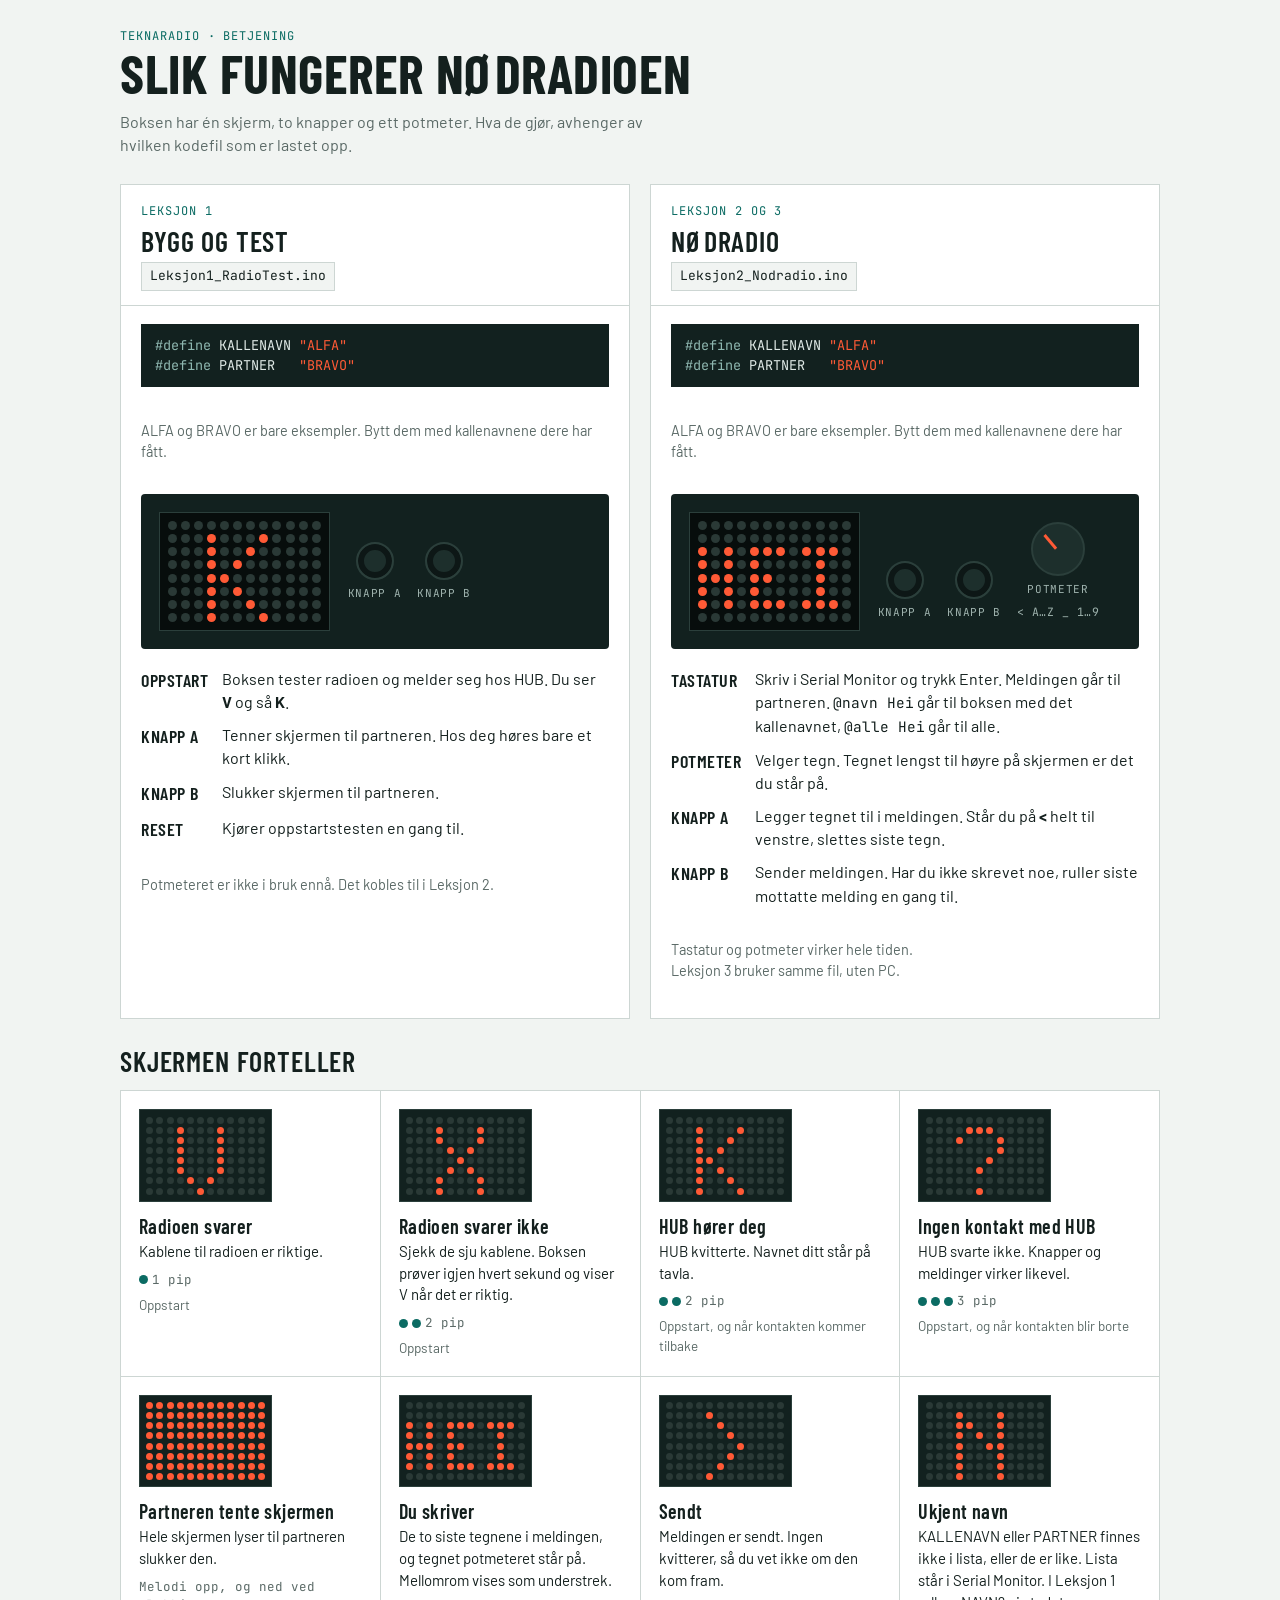
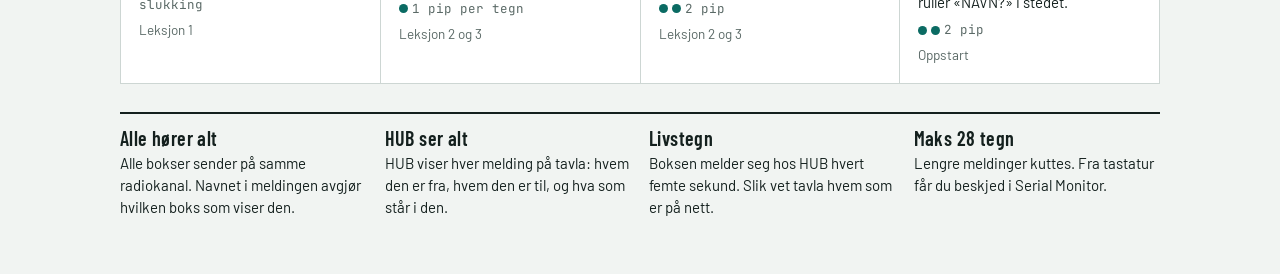
<file: Guide/v2/betjeningskort.html>
<!doctype html>
<meta charset="utf-8">
<meta name="viewport" content="width=device-width,initial-scale=1">
<title>Nødradio Betjeningskort</title>
<link rel="stylesheet" href="https://fonts.googleapis.com/css2?family=Barlow+Condensed:wght@500;600;700&family=Barlow:wght@400;500;600&family=JetBrains+Mono:wght@400;600&display=swap">
<style>
/* Layout: to betjeningspaneler side om side (ett per kodefil), symbolforklaring under. */
:root{
  --bg:#f1f4f2; --fg:#14201e; --muted:#5a6966; --line:#cdd6d3; --card:#ffffff;
  --panel:#12211f; --panel-fg:#dfe9e6; --panel-line:#2b3f3b;
  --led:#ff5a36; --led-off:#2a3936; --accent:#0b6b63;
  --display:'Barlow Condensed','Arial Narrow',sans-serif;
  --body:'Barlow','Helvetica Neue',Arial,sans-serif;
  --mono:'JetBrains Mono',ui-monospace,Menlo,monospace;
}
@media (prefers-color-scheme: dark){ :root:not([data-theme="light"]){
  --bg:#0c1413; --fg:#e3ebe8; --muted:#93a39f; --line:#263633; --card:#131e1c;
  --panel:#0a1211; --panel-fg:#dfe9e6; --panel-line:#2b3f3b;
  --led:#ff6a48; --led-off:#22302d; --accent:#4fc4b8; color-scheme:dark } }
:root[data-theme="dark"]{
  --bg:#0c1413; --fg:#e3ebe8; --muted:#93a39f; --line:#263633; --card:#131e1c;
  --panel:#0a1211; --panel-fg:#dfe9e6; --panel-line:#2b3f3b;
  --led:#ff6a48; --led-off:#22302d; --accent:#4fc4b8; color-scheme:dark }

*{box-sizing:border-box}
body{background:var(--bg);color:var(--fg);font-family:var(--body);font-size:16px;line-height:1.45;margin:0}
.wrap{max-width:1080px;margin:0 auto;padding-inline:20px;padding-block:28px 56px;display:flex;flex-direction:column;gap:28px}
h1,h2,h3{font-family:var(--display);margin:0;text-wrap:balance;line-height:1.05}
h1{font-size:clamp(34px,6vw,54px);font-weight:700;letter-spacing:.01em;text-transform:uppercase}
h2{font-size:28px;font-weight:600;text-transform:uppercase;letter-spacing:.03em}
h3{font-size:20px;font-weight:600;letter-spacing:.02em}
.lead{max-width:62ch;color:var(--muted);margin:8px 0 0}
.eyebrow{font-family:var(--mono);font-size:12px;letter-spacing:.08em;text-transform:uppercase;color:var(--accent)}
code,.mono{font-family:var(--mono);font-size:.9em}

.cards{display:grid;grid-template-columns:repeat(auto-fit,minmax(320px,1fr));gap:20px}
.card{background:var(--card);border:1px solid var(--line);display:flex;flex-direction:column;min-width:0}
.card-head{padding:18px 20px 14px;border-bottom:1px solid var(--line);display:flex;flex-direction:column;gap:6px}
.file{font-family:var(--mono);font-size:13px;background:var(--bg);border:1px solid var(--line);padding:4px 8px;align-self:flex-start;overflow-wrap:anywhere}
.card-body{padding:18px 20px 22px;display:flex;flex-direction:column;gap:18px}
pre{margin:0;background:var(--panel);color:var(--panel-fg);font-family:var(--mono);font-size:13.5px;padding:12px 14px;overflow-x:auto}
pre .k{color:#8fb8b1} pre .s{color:var(--led)}

/* Boksen */
.device{background:var(--panel);color:var(--panel-fg);padding:18px;display:grid;grid-template-columns:auto 1fr;gap:18px;align-items:center;border-radius:4px}
.controls{display:flex;gap:16px;flex-wrap:wrap;align-items:flex-end}
.ctl{display:flex;flex-direction:column;align-items:center;gap:6px;font-family:var(--mono);font-size:11px;letter-spacing:.06em;text-transform:uppercase;color:#9fb3ae}
.btn{width:38px;height:38px;border-radius:50%;background:#1d2f2c;border:2px solid var(--panel-line);box-shadow:inset 0 0 0 6px #0d1716}
.pot{width:54px;height:54px;border-radius:50%;background:#1d2f2c;border:2px solid var(--panel-line);position:relative}
.pot::after{content:"";position:absolute;left:50%;top:6px;width:3px;height:18px;background:var(--led);transform-origin:50% 21px;transform:translateX(-50%) rotate(-40deg)}
.scale{font-family:var(--mono);font-size:11.5px;color:#9fb3ae;letter-spacing:.04em;white-space:nowrap}

/* LED-matrise 12x8 */
.mx{display:grid;grid-template-columns:repeat(12,var(--px,7px));gap:calc(var(--px,7px)*.45);padding:calc(var(--px,7px)*.9);background:#070d0c;border:1px solid var(--panel-line);width:max-content}
.mx i{width:var(--px,7px);height:var(--px,7px);border-radius:50%;background:var(--led-off);display:block}
.mx i.on{background:var(--led)}
.mx.big{--px:9px}

.does{display:grid;grid-template-columns:auto 1fr;gap:10px 14px;margin:0}
.does dt{font-family:var(--display);font-weight:600;font-size:18px;text-transform:uppercase;letter-spacing:.03em;white-space:nowrap}
.does dd{margin:0;min-width:0}
.note{color:var(--muted);font-size:14.5px}

/* Symbolforklaring */
.legend{display:grid;grid-template-columns:repeat(auto-fit,minmax(210px,1fr));gap:1px;background:var(--line);border:1px solid var(--line)}
.sym{background:var(--card);padding:18px;display:flex;flex-direction:column;gap:14px;align-items:flex-start;min-width:0}
.sym .mx{background:var(--panel)}
.sym h3{margin-bottom:4px}
.sym p{margin:0;font-size:15px}
.pips{display:flex;gap:4px;align-items:center;margin-top:8px;font-family:var(--mono);font-size:12.5px;color:var(--muted)}
.pips b{width:9px;height:9px;border-radius:50%;background:var(--accent);display:block;flex:none}
.where{font-size:13.5px;color:var(--muted);margin-top:6px}

.strip{border-top:2px solid var(--fg);padding-top:14px;display:grid;grid-template-columns:repeat(auto-fit,minmax(230px,1fr));gap:18px}
.strip p{margin:4px 0 0;font-size:15px}
</style>

<div class="wrap">
  <header>
    <div class="eyebrow">TeknaRadio · betjening</div>
    <h1>Slik fungerer nødradioen</h1>
    <p class="lead">Boksen har én skjerm, to knapper og ett potmeter. Hva de gjør, avhenger av hvilken kodefil som er lastet opp.</p>
  </header>

  <section class="cards">
    <article class="card">
      <div class="card-head">
        <div class="eyebrow">Leksjon 1</div>
        <h2>Bygg og test</h2>
        <span class="file">Leksjon1_RadioTest.ino</span>
      </div>
      <div class="card-body">
        <pre><span class="k">#define</span> KALLENAVN <span class="s">"ALFA"</span>
<span class="k">#define</span> PARTNER   <span class="s">"BRAVO"</span></pre>
        <p class="note">ALFA og BRAVO er bare eksempler. Bytt dem med kallenavnene dere har fått.</p>
        <div class="device">
          <div class="mx big" data-glyph="K"></div>
          <div class="controls">
            <div class="ctl"><div class="btn"></div>Knapp A</div>
            <div class="ctl"><div class="btn"></div>Knapp B</div>
          </div>
        </div>
        <dl class="does">
          <dt>Oppstart</dt><dd>Boksen tester radioen og melder seg hos HUB. Du ser <b>V</b> og så <b>K</b>.</dd>
          <dt>Knapp A</dt><dd>Tenner skjermen til partneren. Hos deg høres bare et kort klikk.</dd>
          <dt>Knapp B</dt><dd>Slukker skjermen til partneren.</dd>
          <dt>Reset</dt><dd>Kjører oppstartstesten en gang til.</dd>
        </dl>
        <p class="note">Potmeteret er ikke i bruk ennå. Det kobles til i Leksjon 2.</p>
      </div>
    </article>

    <article class="card">
      <div class="card-head">
        <div class="eyebrow">Leksjon 2 og 3</div>
        <h2>Nødradio</h2>
        <span class="file">Leksjon2_Nodradio.ino</span>
      </div>
      <div class="card-body">
        <pre><span class="k">#define</span> KALLENAVN <span class="s">"ALFA"</span>
<span class="k">#define</span> PARTNER   <span class="s">"BRAVO"</span></pre>
        <p class="note">ALFA og BRAVO er bare eksempler. Bytt dem med kallenavnene dere har fått.</p>
        <div class="device">
          <div class="mx big" data-status="HEI"></div>
          <div class="controls">
            <div class="ctl"><div class="btn"></div>Knapp A</div>
            <div class="ctl"><div class="btn"></div>Knapp B</div>
            <div class="ctl"><div class="pot"></div>Potmeter<span class="scale">&lt; A…Z _ 1…9</span></div>
          </div>
        </div>
        <dl class="does">
          <dt>Tastatur</dt><dd>Skriv i Serial Monitor og trykk Enter. Meldingen går til partneren. <code>@navn Hei</code> går til boksen med det kallenavnet, <code>@alle Hei</code> går til alle.</dd>
          <dt>Potmeter</dt><dd>Velger tegn. Tegnet lengst til høyre på skjermen er det du står på.</dd>
          <dt>Knapp A</dt><dd>Legger tegnet til i meldingen. Står du på <b>&lt;</b> helt til venstre, slettes siste tegn.</dd>
          <dt>Knapp B</dt><dd>Sender meldingen. Har du ikke skrevet noe, ruller siste mottatte melding en gang til.</dd>
        </dl>
        <p class="note">Tastatur og potmeter virker hele tiden.<br>Leksjon 3 bruker samme fil, uten PC.</p>
      </div>
    </article>
  </section>

  <section>
    <h2 style="margin-bottom:14px">Skjermen forteller</h2>
    <div class="legend">
      <div class="sym"><div class="mx" data-glyph="V"></div><div><h3>Radioen svarer</h3><p>Kablene til radioen er riktige.</p><div class="pips"><b></b>1 pip</div><div class="where">Oppstart</div></div></div>
      <div class="sym"><div class="mx" data-glyph="X"></div><div><h3>Radioen svarer ikke</h3><p>Sjekk de sju kablene. Boksen prøver igjen hvert sekund og viser V når det er riktig.</p><div class="pips"><b></b><b></b>2 pip</div><div class="where">Oppstart</div></div></div>
      <div class="sym"><div class="mx" data-glyph="K"></div><div><h3>HUB hører deg</h3><p>HUB kvitterte. Navnet ditt står på tavla.</p><div class="pips"><b></b><b></b>2 pip</div><div class="where">Oppstart, og når kontakten kommer tilbake</div></div></div>
      <div class="sym"><div class="mx" data-glyph="?"></div><div><h3>Ingen kontakt med HUB</h3><p>HUB svarte ikke. Knapper og meldinger virker likevel.</p><div class="pips"><b></b><b></b><b></b>3 pip</div><div class="where">Oppstart, og når kontakten blir borte</div></div></div>
      <div class="sym"><div class="mx" data-glyph="FULL"></div><div><h3>Partneren tente skjermen</h3><p>Hele skjermen lyser til partneren slukker den.</p><div class="pips">Melodi opp, og ned ved slukking</div><div class="where">Leksjon 1</div></div></div>
      <div class="sym"><div class="mx" data-status="HEI"></div><div><h3>Du skriver</h3><p>De to siste tegnene i meldingen, og tegnet potmeteret står på. Mellomrom vises som understrek.</p><div class="pips"><b></b>1 pip per tegn</div><div class="where">Leksjon 2 og 3</div></div></div>
      <div class="sym"><div class="mx" data-glyph=">"></div><div><h3>Sendt</h3><p>Meldingen er sendt. Ingen kvitterer, så du vet ikke om den kom fram.</p><div class="pips"><b></b><b></b>2 pip</div><div class="where">Leksjon 2 og 3</div></div></div>
      <div class="sym"><div class="mx" data-glyph="N"></div><div><h3>Ukjent navn</h3><p>KALLENAVN eller PARTNER finnes ikke i lista, eller de er like. Lista står i Serial Monitor. I Leksjon 1 ruller «NAVN?» i stedet.</p><div class="pips"><b></b><b></b>2 pip</div><div class="where">Oppstart</div></div></div>
    </div>
  </section>

  <section class="strip">
    <div><h3>Alle hører alt</h3><p>Alle bokser sender på samme radiokanal. Navnet i meldingen avgjør hvilken boks som viser den.</p></div>
    <div><h3>HUB ser alt</h3><p>HUB viser hver melding på tavla: hvem den er fra, hvem den er til, og hva som står i den.</p></div>
    <div><h3>Livstegn</h3><p>Boksen melder seg hos HUB hvert femte sekund. Slik vet tavla hvem som er på nett.</p></div>
    <div><h3>Maks 28 tegn</h3><p>Lengre meldinger kuttes. Fra tastatur får du beskjed i Serial Monitor.</p></div>
  </section>
</div>

<script>
const G5={
 V:["10001","10001","10001","10001","10001","01010","00100"],
 X:["10001","10001","01010","00100","01010","10001","10001"],
 K:["10001","10010","10100","11000","10100","10010","10001"],
 "?":["01110","10001","00001","00010","00100","00000","00100"],
 ">":["01000","00100","00010","00001","00010","00100","01000"],
 N:["10001","11001","10101","10011","10001","10001","10001"]
};
const G3={
 H:["101","101","111","101","101"], E:["111","100","110","100","111"],
 I:["111","010","010","010","111"]
};
document.querySelectorAll('.mx').forEach(el=>{
  const on=new Set();
  const g=el.dataset.glyph, s=el.dataset.status;
  if(g==='FULL'){ for(let i=0;i<96;i++) on.add(i); }
  else if(g){ G5[g].forEach((row,y)=>[...row].forEach((c,x)=>{ if(c==='1') on.add((y+1)*12+x+3); })); }
  else if(s){ [...s].forEach((ch,k)=>G3[ch].forEach((row,y)=>[...row].forEach((c,x)=>{ if(c==='1') on.add((y+2)*12+x+k*4); }))); }
  for(let i=0;i<96;i++){ const d=document.createElement('i'); if(on.has(i)) d.className='on'; el.appendChild(d); }
});
</script>
</file>
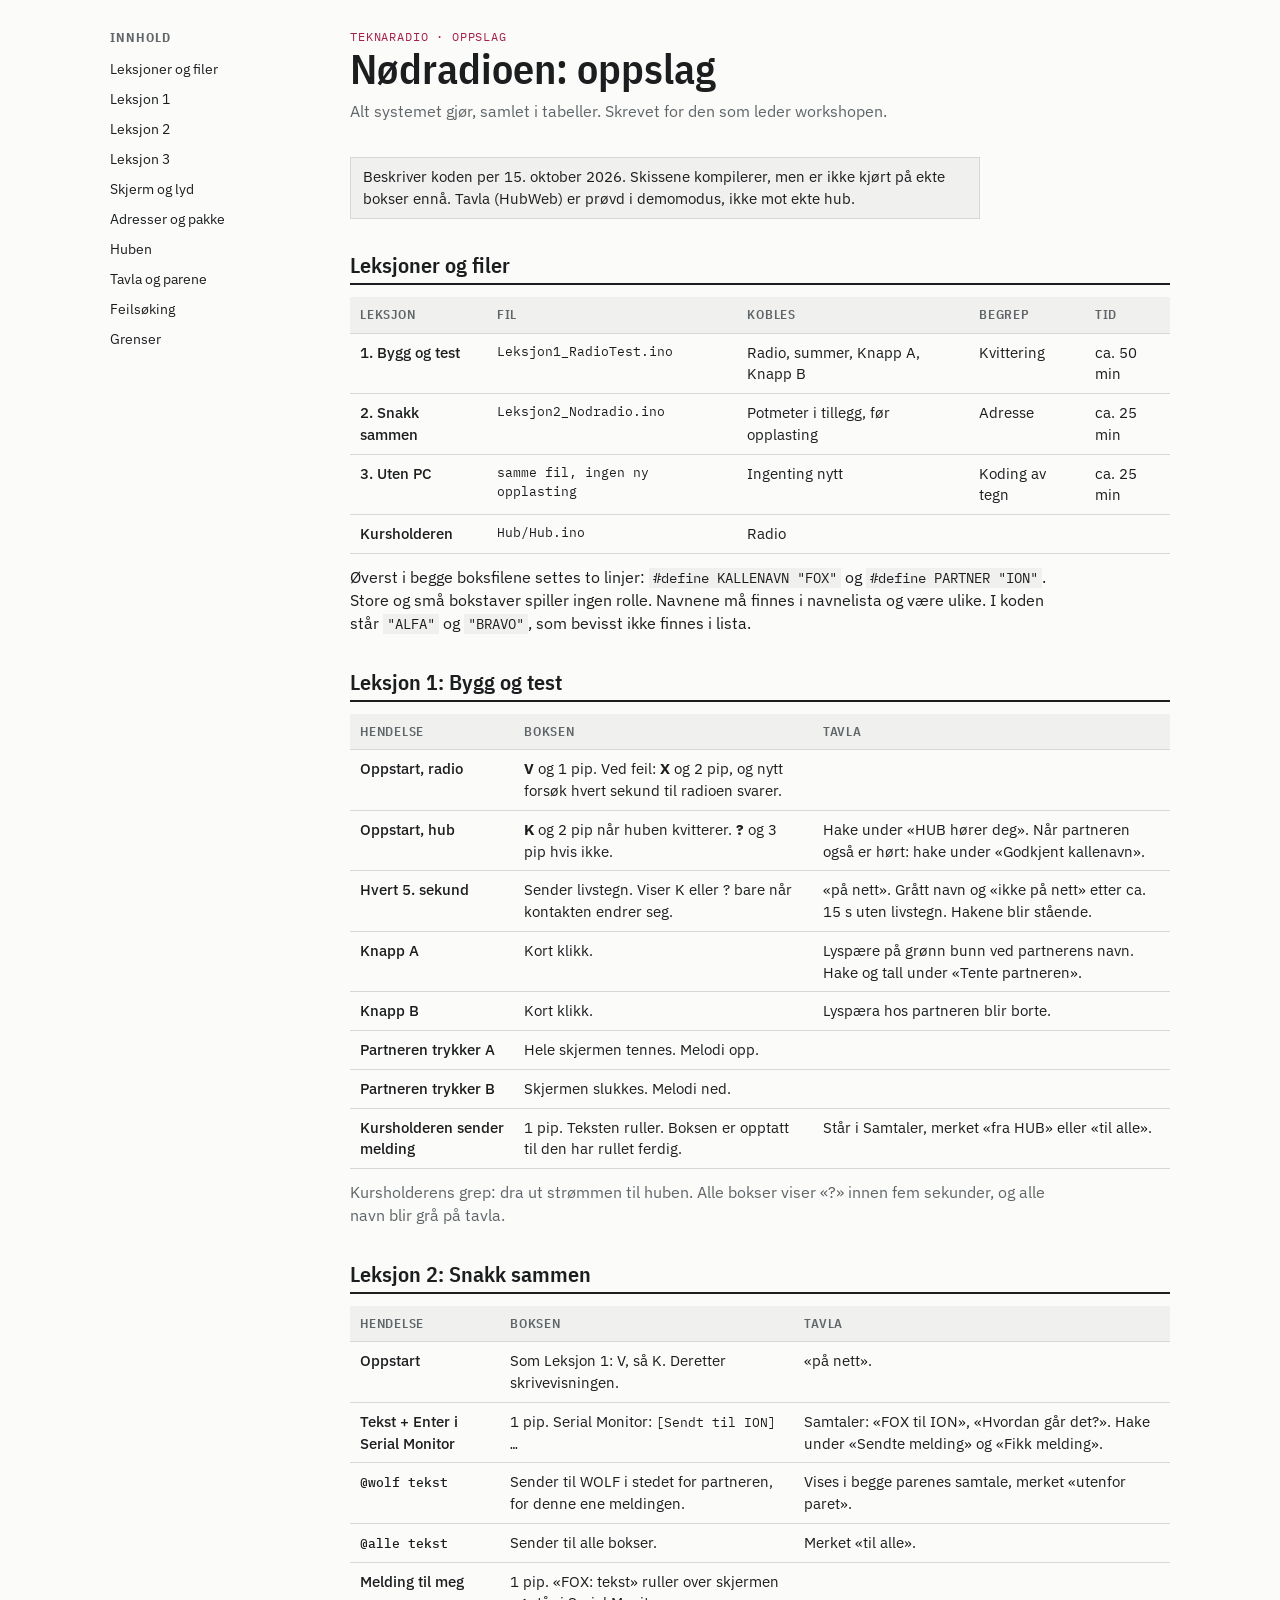
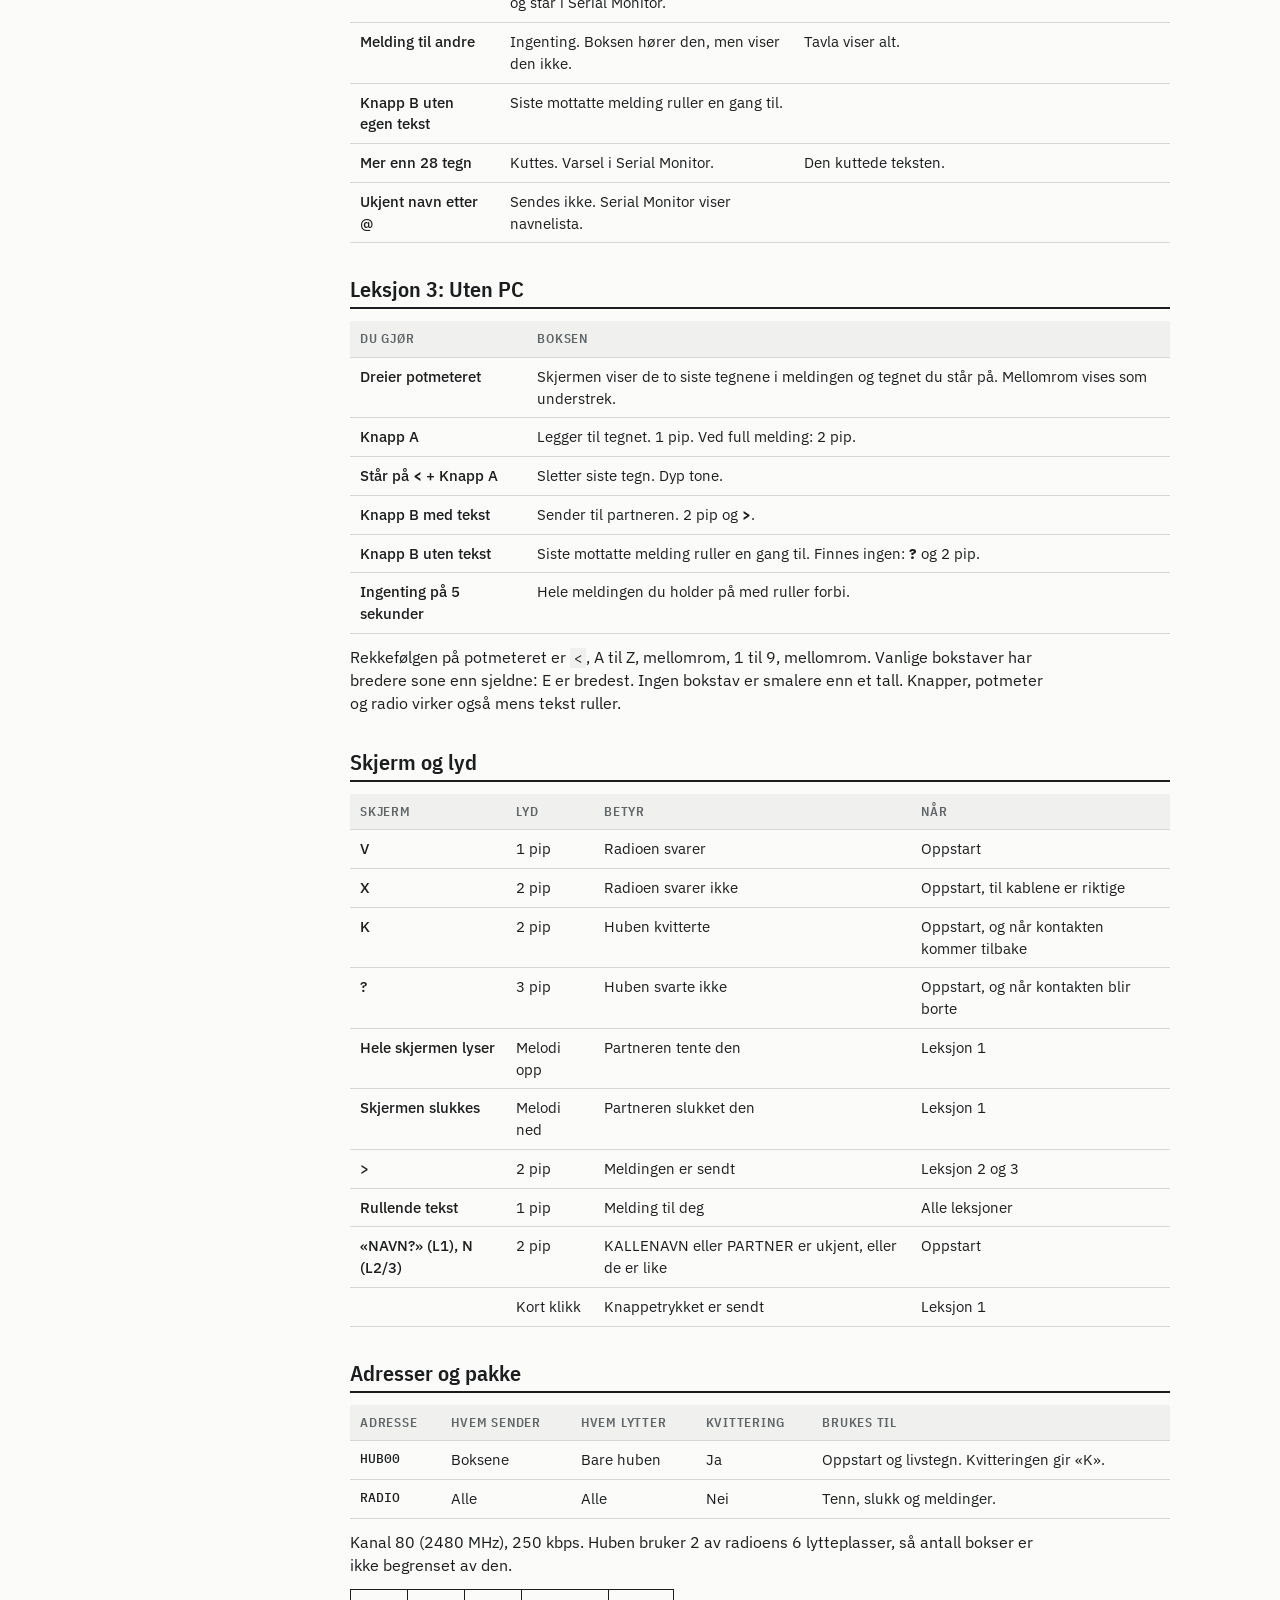
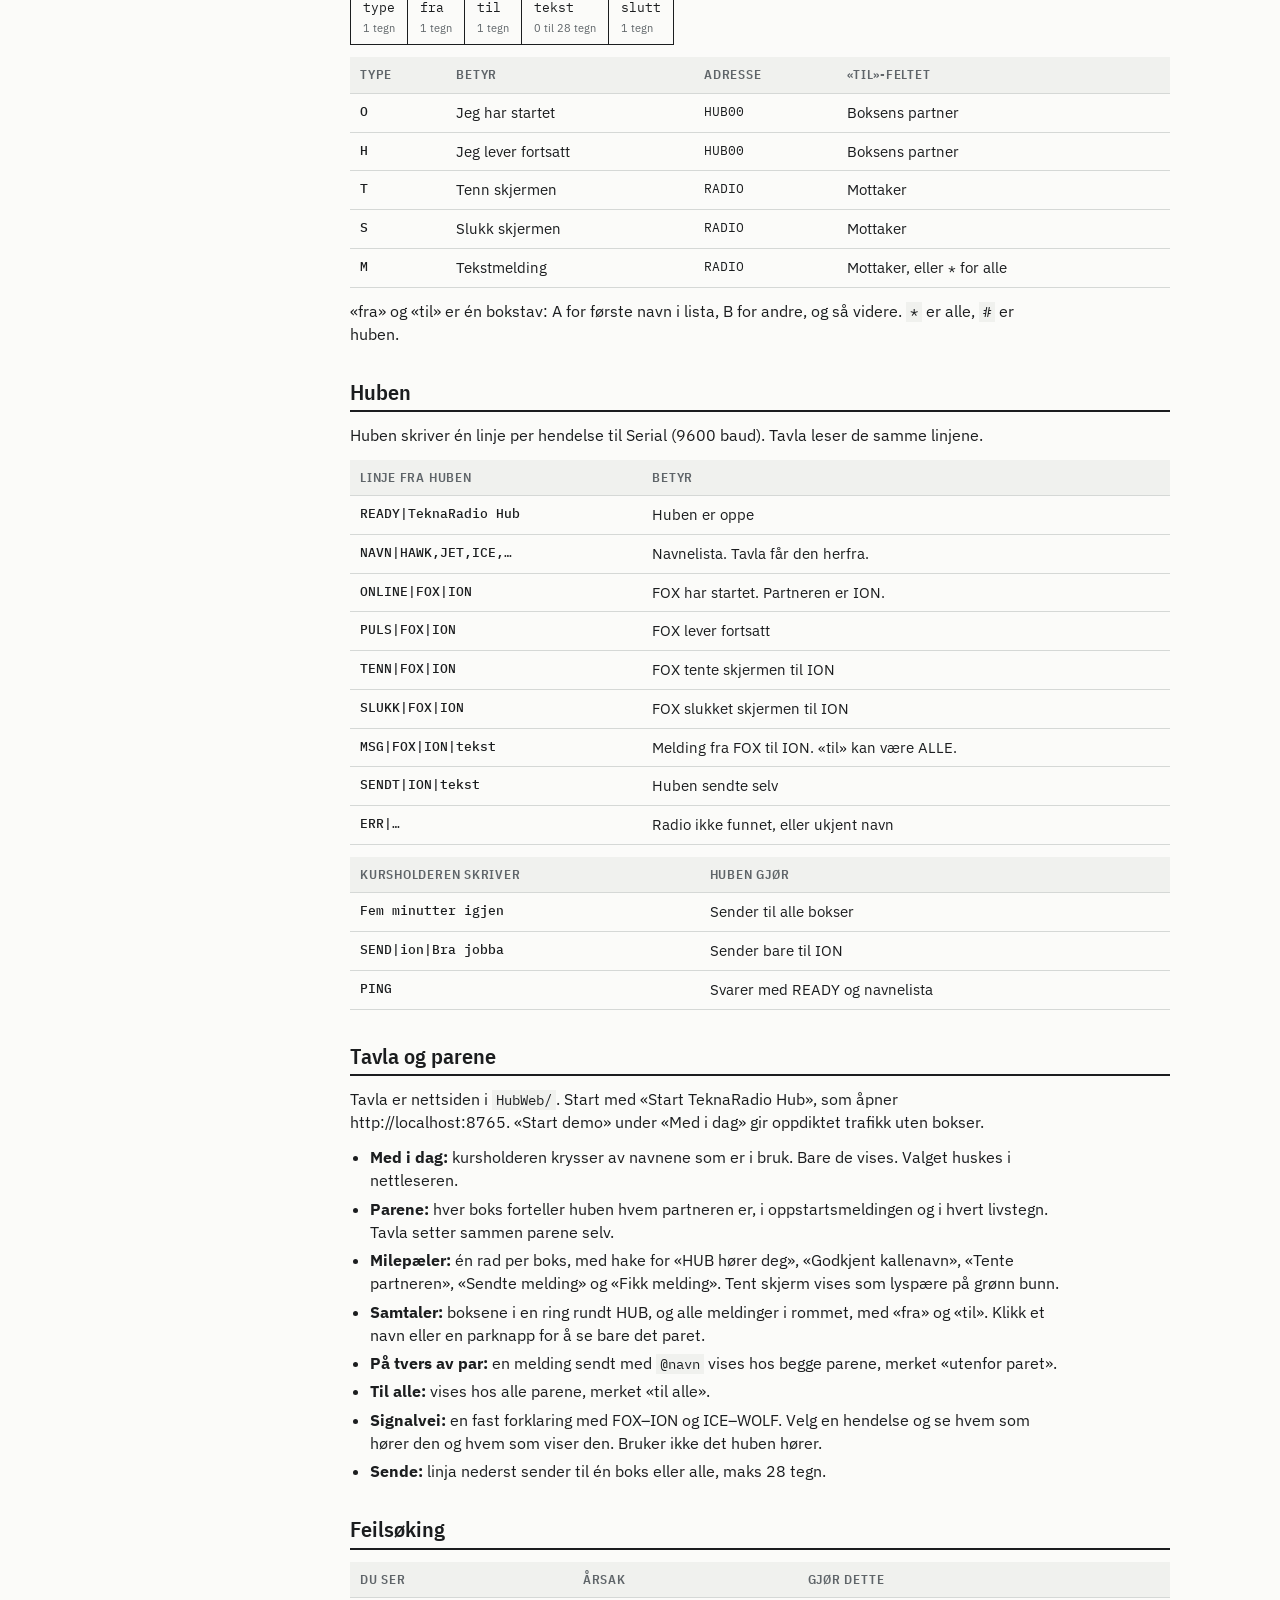
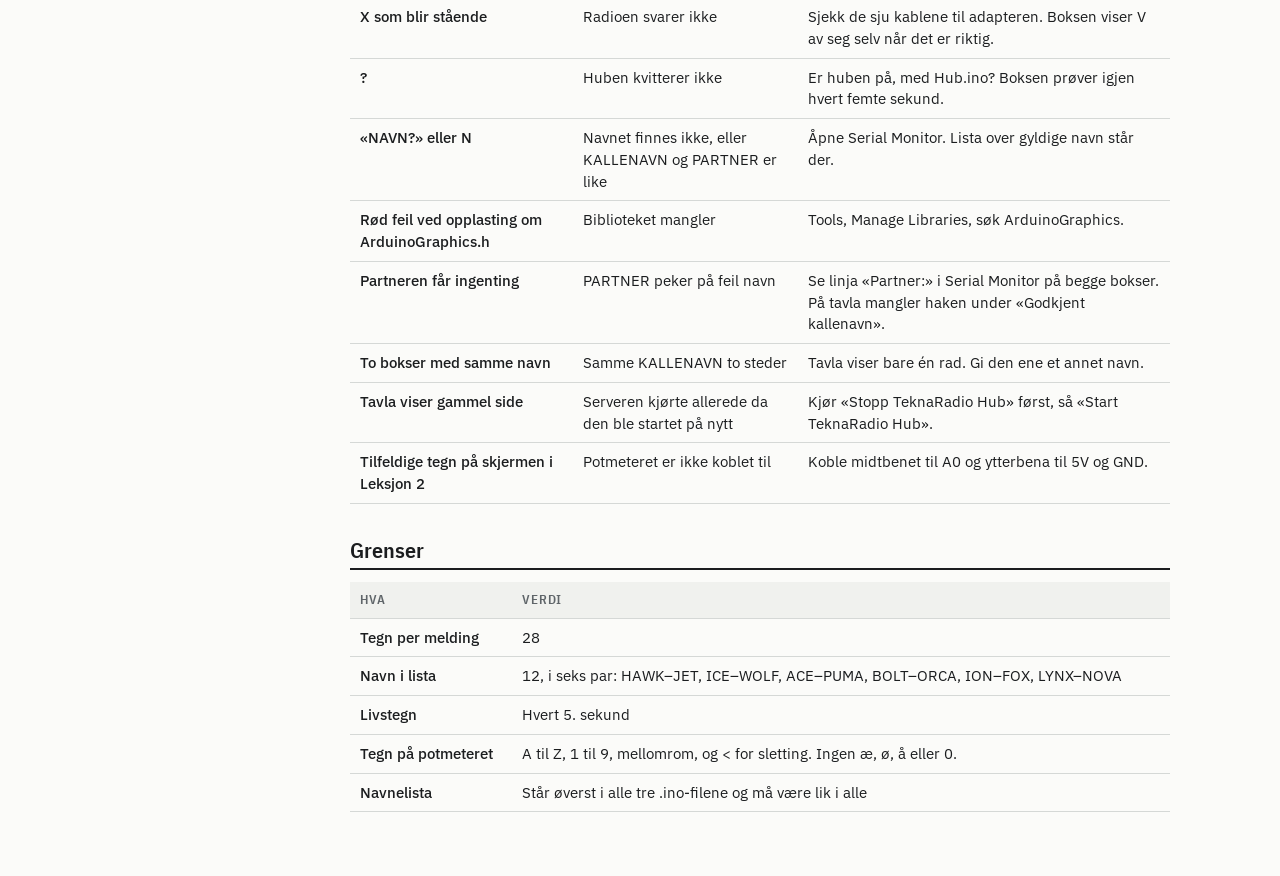
<file: Guide/v2/oppslag.html>
<!doctype html>
<meta charset="utf-8">
<meta name="viewport" content="width=device-width,initial-scale=1">
<title>Nødradio Oppslag</title>
<link rel="stylesheet" href="https://fonts.googleapis.com/css2?family=IBM+Plex+Sans+Condensed:wght@500;600&family=IBM+Plex+Sans:wght@400;500;600&family=IBM+Plex+Mono:wght@400;500&display=swap">
<style>
/* Layout: teknisk oppslagsark. Smal innholdsfortegnelse til venstre, tabeller til høyre. */
:root{
  --bg:#fbfbf9; --fg:#1b1d1f; --muted:#5f6569; --line:#d5d8d6; --band:#f0f1ee;
  --accent:#a61e4d; --ok:#2b8a3e;
  --head:'IBM Plex Sans Condensed','Arial Narrow',sans-serif;
  --body:'IBM Plex Sans','Helvetica Neue',Arial,sans-serif;
  --mono:'IBM Plex Mono',ui-monospace,Menlo,monospace;
}
@media (prefers-color-scheme: dark){ :root:not([data-theme="light"]){
  --bg:#141617; --fg:#e6e8e7; --muted:#9aa1a4; --line:#2e3335; --band:#1c1f21;
  --accent:#ff8fb3; --ok:#69db7c; color-scheme:dark } }
:root[data-theme="dark"]{
  --bg:#141617; --fg:#e6e8e7; --muted:#9aa1a4; --line:#2e3335; --band:#1c1f21;
  --accent:#ff8fb3; --ok:#69db7c; color-scheme:dark }

*{box-sizing:border-box}
body{background:var(--bg);color:var(--fg);font-family:var(--body);font-size:15.5px;line-height:1.5;margin:0}
.wrap{max-width:1100px;margin:0 auto;padding-inline:20px;padding-block:28px 64px;display:grid;grid-template-columns:200px minmax(0,1fr);gap:40px}
@media (max-width:760px){ .wrap{grid-template-columns:minmax(0,1fr);gap:20px} nav{position:static!important} }
nav{position:sticky;top:calc(env(safe-area-inset-top,0px) + 20px);align-self:start;font-size:14px;display:flex;flex-direction:column;gap:2px}
nav strong{font-family:var(--head);font-size:13px;letter-spacing:.08em;text-transform:uppercase;color:var(--muted);margin-bottom:6px}
nav a{color:var(--fg);text-decoration:none;padding:3px 0;border-bottom:1px solid transparent;align-self:flex-start}
nav a:hover,nav a:focus-visible{border-bottom-color:var(--accent);outline:none}
main{display:flex;flex-direction:column;gap:34px;min-width:0}
h1,h2{font-family:var(--head);margin:0;text-wrap:balance;line-height:1.1}
h1{font-size:clamp(30px,5vw,42px);font-weight:600}
h2{font-size:22px;font-weight:600;padding-bottom:6px;border-bottom:2px solid var(--fg)}
section{display:flex;flex-direction:column;gap:12px;min-width:0}
p{margin:0;max-width:70ch}
.muted{color:var(--muted)}
.eyebrow{font-family:var(--mono);font-size:12px;letter-spacing:.07em;text-transform:uppercase;color:var(--accent)}
code{font-family:var(--mono);font-size:.9em;background:var(--band);padding:1px 4px}
.tw{overflow-x:auto}
table{border-collapse:collapse;width:100%;font-size:14.5px}
th,td{text-align:left;vertical-align:top;padding:8px 10px;border-bottom:1px solid var(--line)}
th{font-family:var(--head);font-weight:600;font-size:13px;letter-spacing:.06em;text-transform:uppercase;color:var(--muted);background:var(--band);white-space:nowrap}
td:first-child{font-weight:500}
td.m,td .m{font-family:var(--mono);font-size:13px}
.status{border:1px solid var(--line);padding:8px 12px;background:var(--band);font-size:14.5px}
.bytes{display:grid;grid-template-columns:repeat(4,auto) 1fr;font-family:var(--mono);font-size:13px;border:1px solid var(--fg);width:max-content;max-width:100%}
.bytes div{padding:8px 12px;border-right:1px solid var(--fg);display:flex;flex-direction:column;gap:2px}
.bytes div:last-child{border-right:0}
.bytes small{font-family:var(--body);font-size:11px;color:var(--muted)}
ul{margin:0;padding-left:20px;display:flex;flex-direction:column;gap:5px;max-width:72ch}
</style>

<div class="wrap">
  <nav aria-label="Innhold">
    <strong>Innhold</strong>
    <a href="#oversikt">Leksjoner og filer</a>
    <a href="#l1">Leksjon 1</a>
    <a href="#l2">Leksjon 2</a>
    <a href="#l3">Leksjon 3</a>
    <a href="#skjerm">Skjerm og lyd</a>
    <a href="#radio">Adresser og pakke</a>
    <a href="#hub">Huben</a>
    <a href="#tavle">Tavla og parene</a>
    <a href="#feil">Feilsøking</a>
    <a href="#tall">Grenser</a>
  </nav>

  <main>
    <header>
      <div class="eyebrow">TeknaRadio · oppslag</div>
      <h1>Nødradioen: oppslag</h1>
      <p class="muted" style="margin-top:8px">Alt systemet gjør, samlet i tabeller. Skrevet for den som leder workshopen.</p>
    </header>

    <p class="status">Beskriver koden per 15. oktober 2026. Skissene kompilerer, men er ikke kjørt på ekte bokser ennå. Tavla (HubWeb) er prøvd i demomodus, ikke mot ekte hub.</p>

    <section id="oversikt">
      <h2>Leksjoner og filer</h2>
      <div class="tw"><table>
        <tr><th>Leksjon</th><th>Fil</th><th>Kobles</th><th>Begrep</th><th>Tid</th></tr>
        <tr><td>1. Bygg og test</td><td class="m">Leksjon1_RadioTest.ino</td><td>Radio, summer, Knapp A, Knapp B</td><td>Kvittering</td><td>ca. 50 min</td></tr>
        <tr><td>2. Snakk sammen</td><td class="m">Leksjon2_Nodradio.ino</td><td>Potmeter i tillegg, før opplasting</td><td>Adresse</td><td>ca. 25 min</td></tr>
        <tr><td>3. Uten PC</td><td class="m">samme fil, ingen ny opplasting</td><td>Ingenting nytt</td><td>Koding av tegn</td><td>ca. 25 min</td></tr>
        <tr><td>Kursholderen</td><td class="m">Hub/Hub.ino</td><td>Radio</td><td></td><td></td></tr>
      </table></div>
      <p>Øverst i begge boksfilene settes to linjer: <code>#define KALLENAVN "FOX"</code> og <code>#define PARTNER "ION"</code>. Store og små bokstaver spiller ingen rolle. Navnene må finnes i navnelista og være ulike. I koden står <code>"ALFA"</code> og <code>"BRAVO"</code>, som bevisst ikke finnes i lista.</p>
    </section>

    <section id="l1">
      <h2>Leksjon 1: Bygg og test</h2>
      <div class="tw"><table>
        <tr><th>Hendelse</th><th>Boksen</th><th>Tavla</th></tr>
        <tr><td>Oppstart, radio</td><td><b>V</b> og 1 pip. Ved feil: <b>X</b> og 2 pip, og nytt forsøk hvert sekund til radioen svarer.</td><td></td></tr>
        <tr><td>Oppstart, hub</td><td><b>K</b> og 2 pip når huben kvitterer. <b>?</b> og 3 pip hvis ikke.</td><td>Hake under «HUB hører deg». Når partneren også er hørt: hake under «Godkjent kallenavn».</td></tr>
        <tr><td>Hvert 5. sekund</td><td>Sender livstegn. Viser K eller ? bare når kontakten endrer seg.</td><td>«på nett». Grått navn og «ikke på nett» etter ca. 15 s uten livstegn. Hakene blir stående.</td></tr>
        <tr><td>Knapp A</td><td>Kort klikk.</td><td>Lyspære på grønn bunn ved partnerens navn. Hake og tall under «Tente partneren».</td></tr>
        <tr><td>Knapp B</td><td>Kort klikk.</td><td>Lyspæra hos partneren blir borte.</td></tr>
        <tr><td>Partneren trykker A</td><td>Hele skjermen tennes. Melodi opp.</td><td></td></tr>
        <tr><td>Partneren trykker B</td><td>Skjermen slukkes. Melodi ned.</td><td></td></tr>
        <tr><td>Kursholderen sender melding</td><td>1 pip. Teksten ruller. Boksen er opptatt til den har rullet ferdig.</td><td>Står i Samtaler, merket «fra HUB» eller «til alle».</td></tr>
      </table></div>
      <p class="muted">Kursholderens grep: dra ut strømmen til huben. Alle bokser viser «?» innen fem sekunder, og alle navn blir grå på tavla.</p>
    </section>

    <section id="l2">
      <h2>Leksjon 2: Snakk sammen</h2>
      <div class="tw"><table>
        <tr><th>Hendelse</th><th>Boksen</th><th>Tavla</th></tr>
        <tr><td>Oppstart</td><td>Som Leksjon 1: V, så K. Deretter skrivevisningen.</td><td>«på nett».</td></tr>
        <tr><td>Tekst + Enter i Serial Monitor</td><td>1 pip. Serial Monitor: <span class="m">[Sendt til ION] …</span></td><td>Samtaler: «FOX til ION», «Hvordan går det?». Hake under «Sendte melding» og «Fikk melding».</td></tr>
        <tr><td><span class="m">@wolf tekst</span></td><td>Sender til WOLF i stedet for partneren, for denne ene meldingen.</td><td>Vises i begge parenes samtale, merket «utenfor paret».</td></tr>
        <tr><td><span class="m">@alle tekst</span></td><td>Sender til alle bokser.</td><td>Merket «til alle».</td></tr>
        <tr><td>Melding til meg</td><td>1 pip. «FOX: tekst» ruller over skjermen og står i Serial Monitor.</td><td></td></tr>
        <tr><td>Melding til andre</td><td>Ingenting. Boksen hører den, men viser den ikke.</td><td>Tavla viser alt.</td></tr>
        <tr><td>Knapp B uten egen tekst</td><td>Siste mottatte melding ruller en gang til.</td><td></td></tr>
        <tr><td>Mer enn 28 tegn</td><td>Kuttes. Varsel i Serial Monitor.</td><td>Den kuttede teksten.</td></tr>
        <tr><td>Ukjent navn etter @</td><td>Sendes ikke. Serial Monitor viser navnelista.</td><td></td></tr>
      </table></div>
    </section>

    <section id="l3">
      <h2>Leksjon 3: Uten PC</h2>
      <div class="tw"><table>
        <tr><th>Du gjør</th><th>Boksen</th></tr>
        <tr><td>Dreier potmeteret</td><td>Skjermen viser de to siste tegnene i meldingen og tegnet du står på. Mellomrom vises som understrek.</td></tr>
        <tr><td>Knapp A</td><td>Legger til tegnet. 1 pip. Ved full melding: 2 pip.</td></tr>
        <tr><td>Står på <b>&lt;</b> + Knapp A</td><td>Sletter siste tegn. Dyp tone.</td></tr>
        <tr><td>Knapp B med tekst</td><td>Sender til partneren. 2 pip og <b>&gt;</b>.</td></tr>
        <tr><td>Knapp B uten tekst</td><td>Siste mottatte melding ruller en gang til. Finnes ingen: <b>?</b> og 2 pip.</td></tr>
        <tr><td>Ingenting på 5 sekunder</td><td>Hele meldingen du holder på med ruller forbi.</td></tr>
      </table></div>
      <p>Rekkefølgen på potmeteret er <code>&lt;</code>, A til Z, mellomrom, 1 til 9, mellomrom. Vanlige bokstaver har bredere sone enn sjeldne: E er bredest. Ingen bokstav er smalere enn et tall. Knapper, potmeter og radio virker også mens tekst ruller.</p>
    </section>

    <section id="skjerm">
      <h2>Skjerm og lyd</h2>
      <div class="tw"><table>
        <tr><th>Skjerm</th><th>Lyd</th><th>Betyr</th><th>Når</th></tr>
        <tr><td>V</td><td>1 pip</td><td>Radioen svarer</td><td>Oppstart</td></tr>
        <tr><td>X</td><td>2 pip</td><td>Radioen svarer ikke</td><td>Oppstart, til kablene er riktige</td></tr>
        <tr><td>K</td><td>2 pip</td><td>Huben kvitterte</td><td>Oppstart, og når kontakten kommer tilbake</td></tr>
        <tr><td>?</td><td>3 pip</td><td>Huben svarte ikke</td><td>Oppstart, og når kontakten blir borte</td></tr>
        <tr><td>Hele skjermen lyser</td><td>Melodi opp</td><td>Partneren tente den</td><td>Leksjon 1</td></tr>
        <tr><td>Skjermen slukkes</td><td>Melodi ned</td><td>Partneren slukket den</td><td>Leksjon 1</td></tr>
        <tr><td>&gt;</td><td>2 pip</td><td>Meldingen er sendt</td><td>Leksjon 2 og 3</td></tr>
        <tr><td>Rullende tekst</td><td>1 pip</td><td>Melding til deg</td><td>Alle leksjoner</td></tr>
        <tr><td>«NAVN?» (L1), N (L2/3)</td><td>2 pip</td><td>KALLENAVN eller PARTNER er ukjent, eller de er like</td><td>Oppstart</td></tr>
        <tr><td></td><td>Kort klikk</td><td>Knappetrykket er sendt</td><td>Leksjon 1</td></tr>
      </table></div>
    </section>

    <section id="radio">
      <h2>Adresser og pakke</h2>
      <div class="tw"><table>
        <tr><th>Adresse</th><th>Hvem sender</th><th>Hvem lytter</th><th>Kvittering</th><th>Brukes til</th></tr>
        <tr><td class="m">HUB00</td><td>Boksene</td><td>Bare huben</td><td>Ja</td><td>Oppstart og livstegn. Kvitteringen gir «K».</td></tr>
        <tr><td class="m">RADIO</td><td>Alle</td><td>Alle</td><td>Nei</td><td>Tenn, slukk og meldinger.</td></tr>
      </table></div>
      <p>Kanal 80 (2480 MHz), 250 kbps. Huben bruker 2 av radioens 6 lytteplasser, så antall bokser er ikke begrenset av den.</p>
      <div class="bytes">
        <div>type<small>1 tegn</small></div><div>fra<small>1 tegn</small></div><div>til<small>1 tegn</small></div><div>tekst<small>0 til 28 tegn</small></div><div>slutt<small>1 tegn</small></div>
      </div>
      <div class="tw"><table>
        <tr><th>Type</th><th>Betyr</th><th>Adresse</th><th>«til»-feltet</th></tr>
        <tr><td class="m">O</td><td>Jeg har startet</td><td class="m">HUB00</td><td>Boksens partner</td></tr>
        <tr><td class="m">H</td><td>Jeg lever fortsatt</td><td class="m">HUB00</td><td>Boksens partner</td></tr>
        <tr><td class="m">T</td><td>Tenn skjermen</td><td class="m">RADIO</td><td>Mottaker</td></tr>
        <tr><td class="m">S</td><td>Slukk skjermen</td><td class="m">RADIO</td><td>Mottaker</td></tr>
        <tr><td class="m">M</td><td>Tekstmelding</td><td class="m">RADIO</td><td>Mottaker, eller <span class="m">*</span> for alle</td></tr>
      </table></div>
      <p>«fra» og «til» er én bokstav: A for første navn i lista, B for andre, og så videre. <code>*</code> er alle, <code>#</code> er huben.</p>
    </section>

    <section id="hub">
      <h2>Huben</h2>
      <p>Huben skriver én linje per hendelse til Serial (9600 baud). Tavla leser de samme linjene.</p>
      <div class="tw"><table>
        <tr><th>Linje fra huben</th><th>Betyr</th></tr>
        <tr><td class="m">READY|TeknaRadio Hub</td><td>Huben er oppe</td></tr>
        <tr><td class="m">NAVN|HAWK,JET,ICE,…</td><td>Navnelista. Tavla får den herfra.</td></tr>
        <tr><td class="m">ONLINE|FOX|ION</td><td>FOX har startet. Partneren er ION.</td></tr>
        <tr><td class="m">PULS|FOX|ION</td><td>FOX lever fortsatt</td></tr>
        <tr><td class="m">TENN|FOX|ION</td><td>FOX tente skjermen til ION</td></tr>
        <tr><td class="m">SLUKK|FOX|ION</td><td>FOX slukket skjermen til ION</td></tr>
        <tr><td class="m">MSG|FOX|ION|tekst</td><td>Melding fra FOX til ION. «til» kan være ALLE.</td></tr>
        <tr><td class="m">SENDT|ION|tekst</td><td>Huben sendte selv</td></tr>
        <tr><td class="m">ERR|…</td><td>Radio ikke funnet, eller ukjent navn</td></tr>
      </table></div>
      <div class="tw"><table>
        <tr><th>Kursholderen skriver</th><th>Huben gjør</th></tr>
        <tr><td class="m">Fem minutter igjen</td><td>Sender til alle bokser</td></tr>
        <tr><td class="m">SEND|ion|Bra jobba</td><td>Sender bare til ION</td></tr>
        <tr><td class="m">PING</td><td>Svarer med READY og navnelista</td></tr>
      </table></div>
    </section>

    <section id="tavle">
      <h2>Tavla og parene</h2>
      <p>Tavla er nettsiden i <code>HubWeb/</code>. Start med «Start TeknaRadio Hub», som åpner http://localhost:8765. «Start demo» under «Med i dag» gir oppdiktet trafikk uten bokser.</p>
      <ul>
        <li><b>Med i dag:</b> kursholderen krysser av navnene som er i bruk. Bare de vises. Valget huskes i nettleseren.</li>
        <li><b>Parene:</b> hver boks forteller huben hvem partneren er, i oppstartsmeldingen og i hvert livstegn. Tavla setter sammen parene selv.</li>
        <li><b>Milepæler:</b> én rad per boks, med hake for «HUB hører deg», «Godkjent kallenavn», «Tente partneren», «Sendte melding» og «Fikk melding». Tent skjerm vises som lyspære på grønn bunn.</li>
        <li><b>Samtaler:</b> boksene i en ring rundt HUB, og alle meldinger i rommet, med «fra» og «til». Klikk et navn eller en parknapp for å se bare det paret.</li>
        <li><b>På tvers av par:</b> en melding sendt med <code>@navn</code> vises hos begge parene, merket «utenfor paret».</li>
        <li><b>Til alle:</b> vises hos alle parene, merket «til alle».</li>
        <li><b>Signalvei:</b> en fast forklaring med FOX–ION og ICE–WOLF. Velg en hendelse og se hvem som hører den og hvem som viser den. Bruker ikke det huben hører.</li>
        <li><b>Sende:</b> linja nederst sender til én boks eller alle, maks 28 tegn.</li>
      </ul>
    </section>

    <section id="feil">
      <h2>Feilsøking</h2>
      <div class="tw"><table>
        <tr><th>Du ser</th><th>Årsak</th><th>Gjør dette</th></tr>
        <tr><td>X som blir stående</td><td>Radioen svarer ikke</td><td>Sjekk de sju kablene til adapteren. Boksen viser V av seg selv når det er riktig.</td></tr>
        <tr><td>?</td><td>Huben kvitterer ikke</td><td>Er huben på, med Hub.ino? Boksen prøver igjen hvert femte sekund.</td></tr>
        <tr><td>«NAVN?» eller N</td><td>Navnet finnes ikke, eller KALLENAVN og PARTNER er like</td><td>Åpne Serial Monitor. Lista over gyldige navn står der.</td></tr>
        <tr><td>Rød feil ved opplasting om ArduinoGraphics.h</td><td>Biblioteket mangler</td><td>Tools, Manage Libraries, søk ArduinoGraphics.</td></tr>
        <tr><td>Partneren får ingenting</td><td>PARTNER peker på feil navn</td><td>Se linja «Partner:» i Serial Monitor på begge bokser. På tavla mangler haken under «Godkjent kallenavn».</td></tr>
        <tr><td>To bokser med samme navn</td><td>Samme KALLENAVN to steder</td><td>Tavla viser bare én rad. Gi den ene et annet navn.</td></tr>
        <tr><td>Tavla viser gammel side</td><td>Serveren kjørte allerede da den ble startet på nytt</td><td>Kjør «Stopp TeknaRadio Hub» først, så «Start TeknaRadio Hub».</td></tr>
        <tr><td>Tilfeldige tegn på skjermen i Leksjon 2</td><td>Potmeteret er ikke koblet til</td><td>Koble midtbenet til A0 og ytterbena til 5V og GND.</td></tr>
      </table></div>
    </section>

    <section id="tall">
      <h2>Grenser</h2>
      <div class="tw"><table>
        <tr><th>Hva</th><th>Verdi</th></tr>
        <tr><td>Tegn per melding</td><td>28</td></tr>
        <tr><td>Navn i lista</td><td>12, i seks par: HAWK–JET, ICE–WOLF, ACE–PUMA, BOLT–ORCA, ION–FOX, LYNX–NOVA</td></tr>
        <tr><td>Livstegn</td><td>Hvert 5. sekund</td></tr>
        <tr><td>Tegn på potmeteret</td><td>A til Z, 1 til 9, mellomrom, og &lt; for sletting. Ingen æ, ø, å eller 0.</td></tr>
        <tr><td>Navnelista</td><td>Står øverst i alle tre .ino-filene og må være lik i alle</td></tr>
      </table></div>
    </section>
  </main>
</div>
</file>
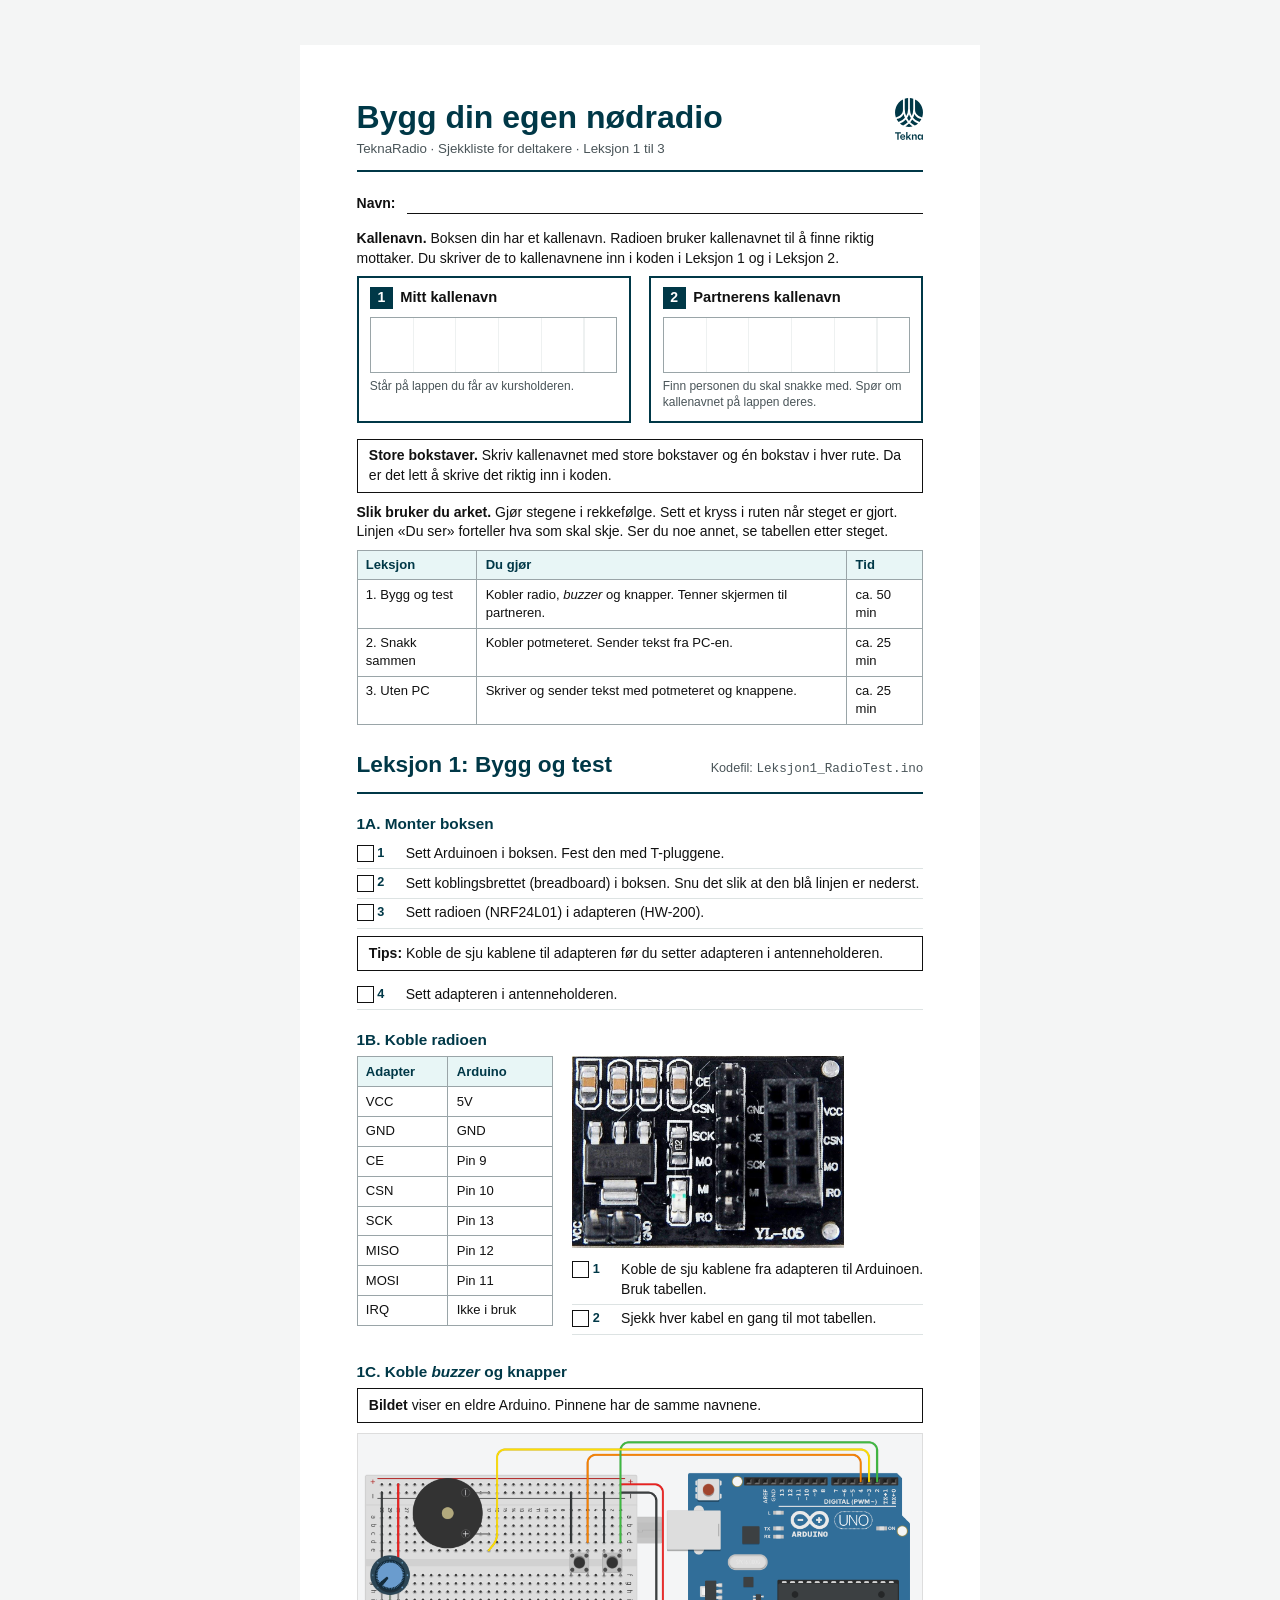
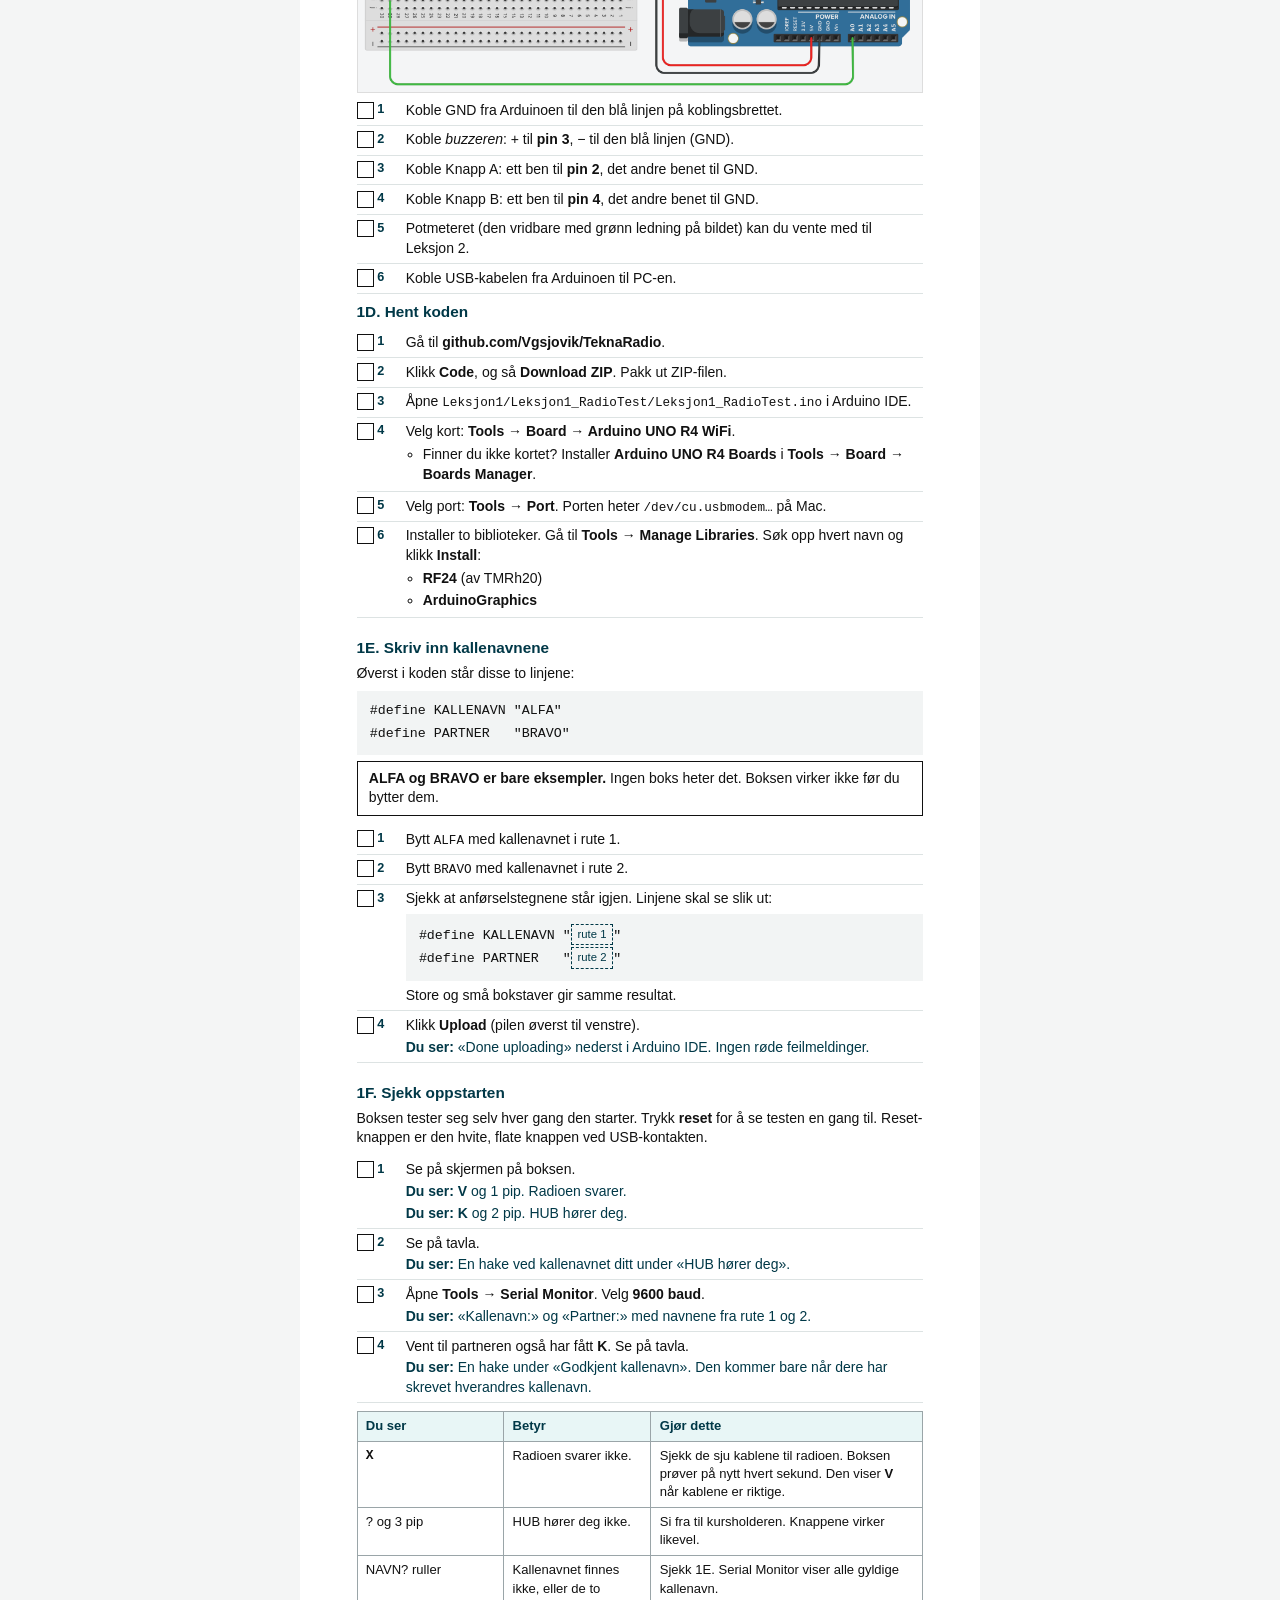
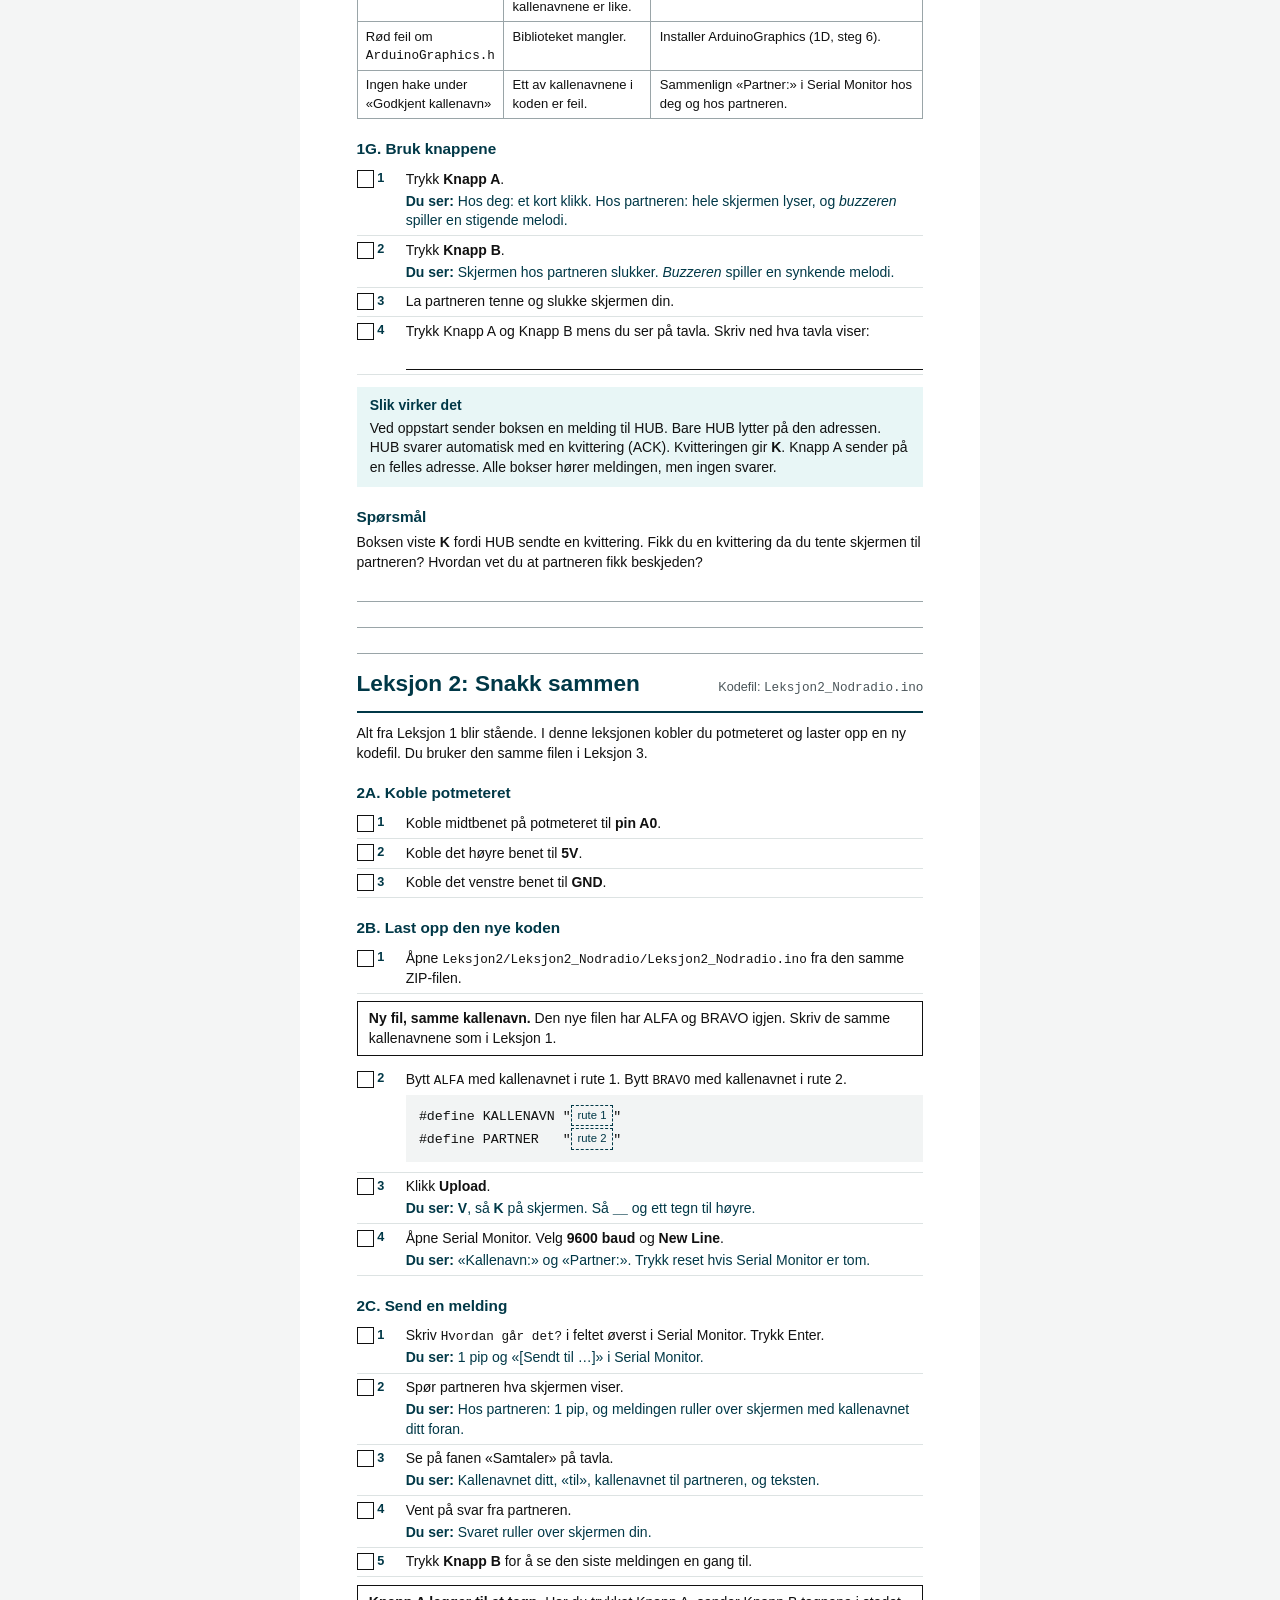
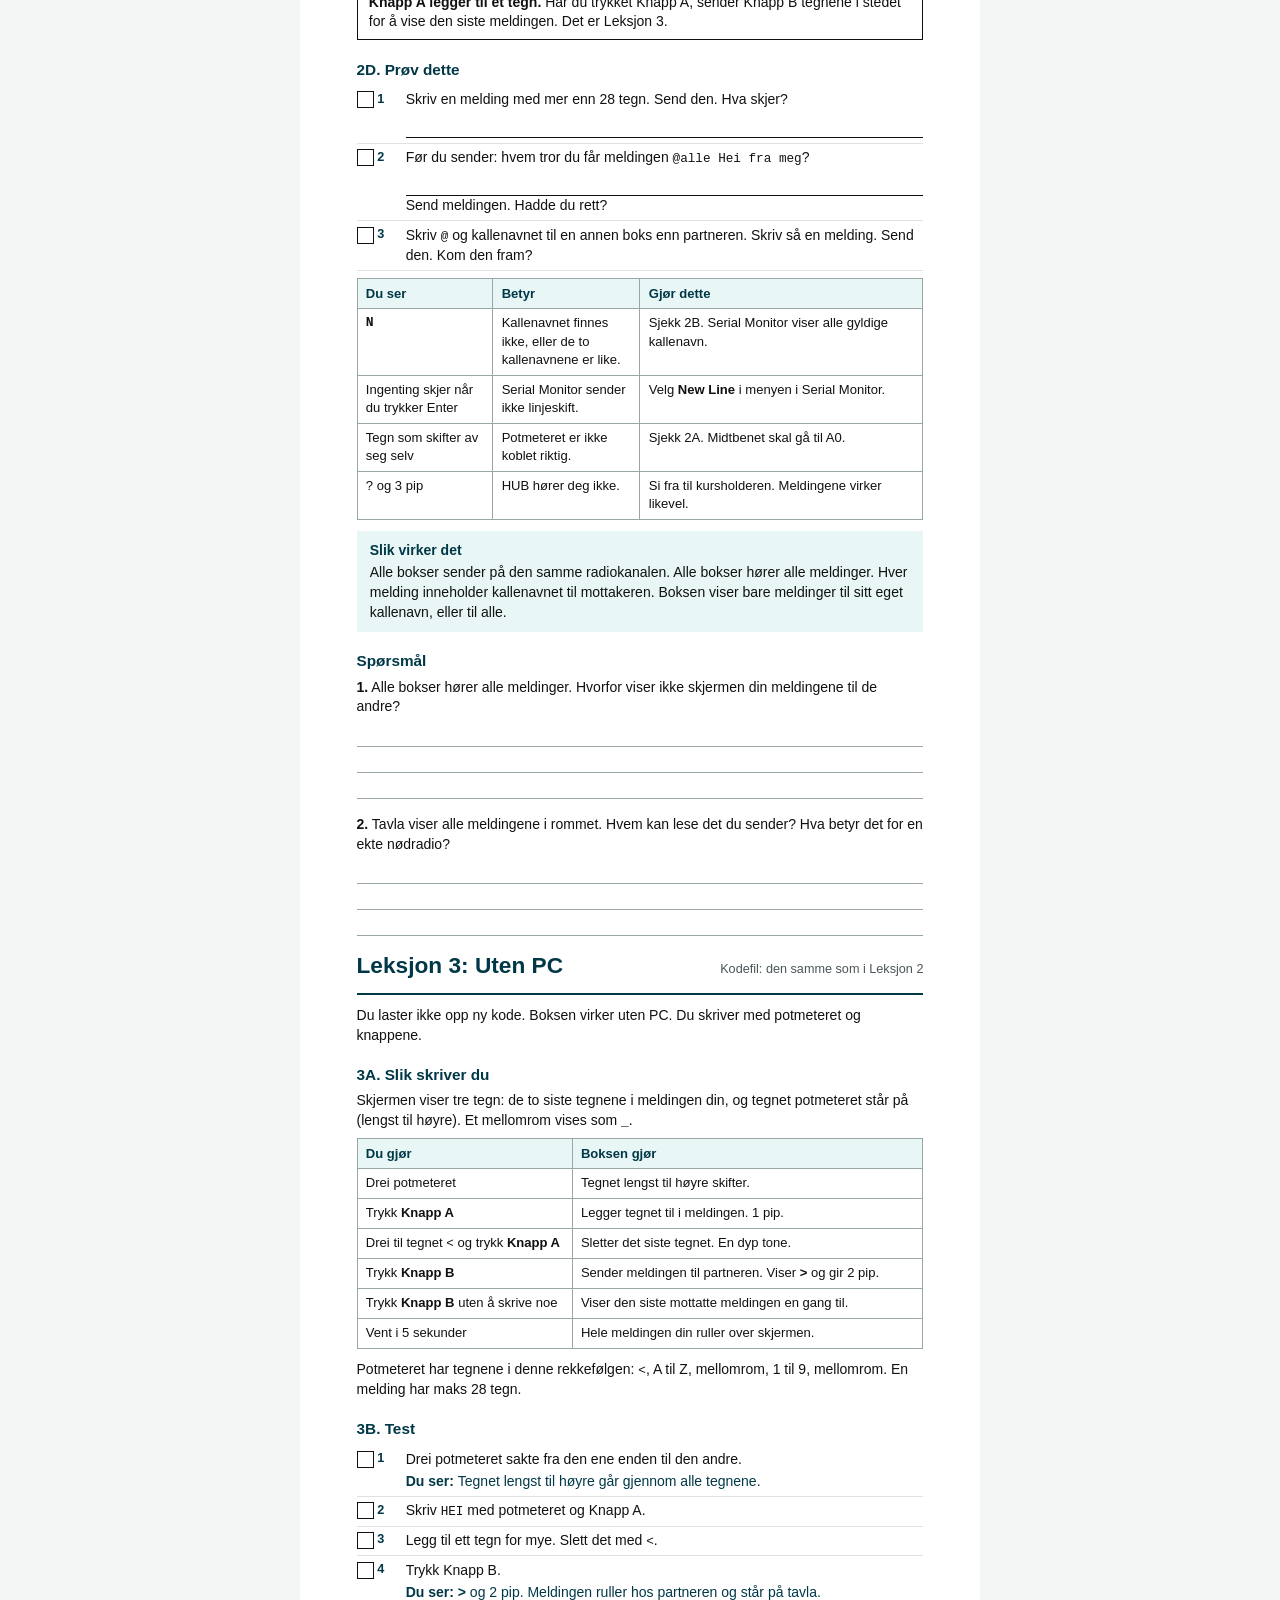
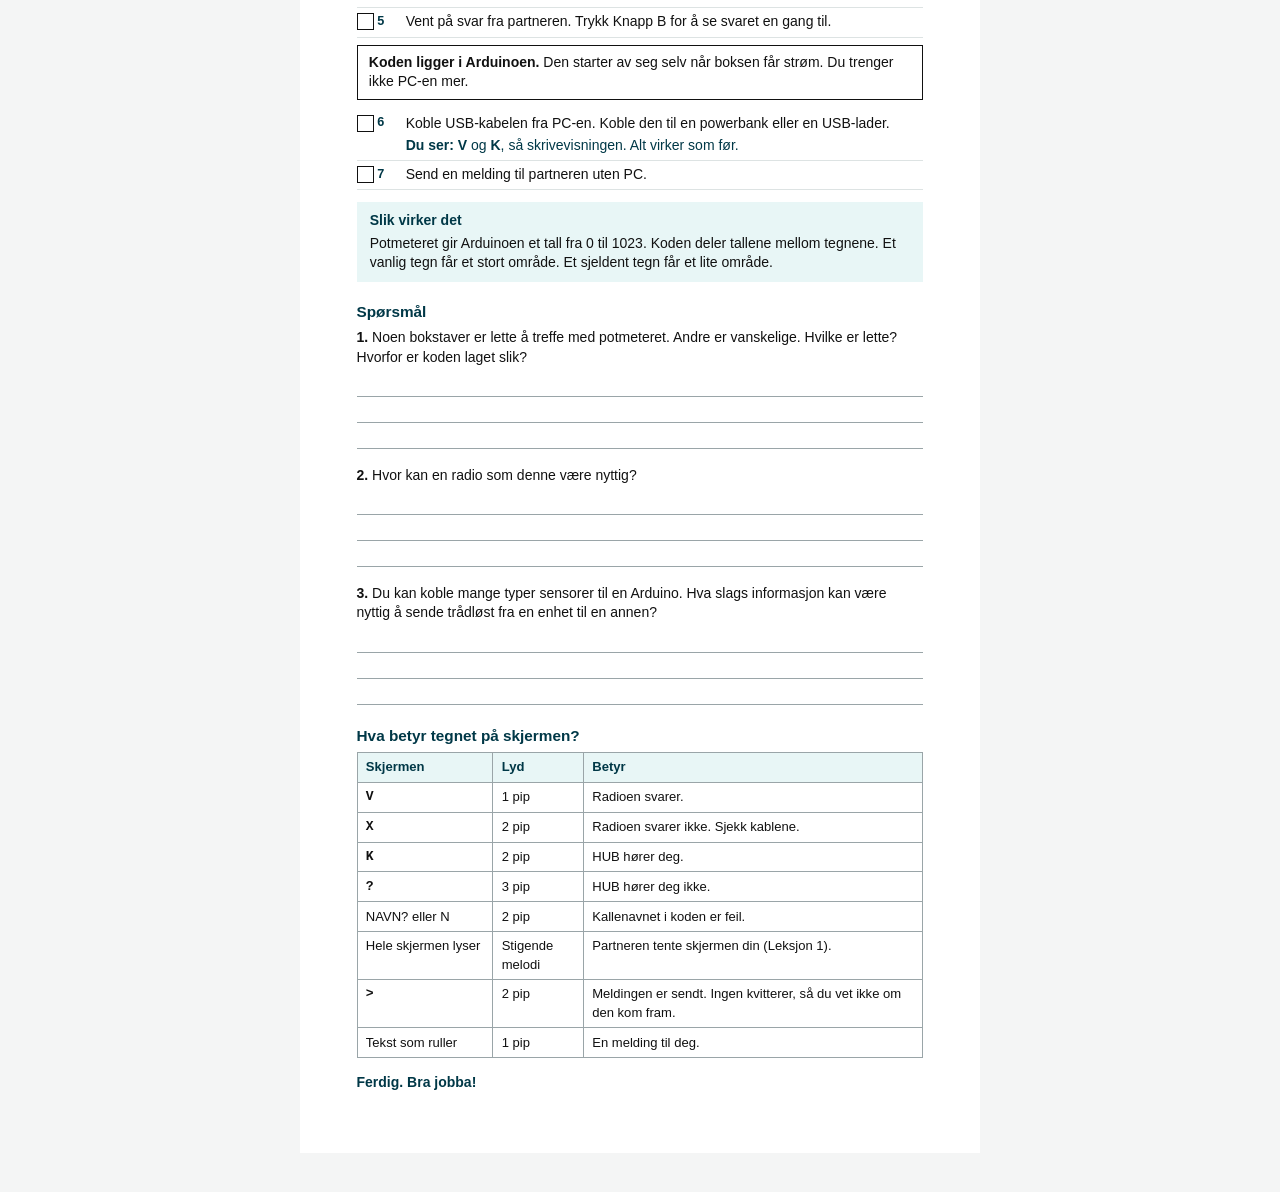
<file: Guide/v2/sjekkliste.html>
<!doctype html>
<html lang="nb">
<head>
<meta charset="utf-8">
<meta name="viewport" content="width=device-width,initial-scale=1">
<title>TeknaRadio Sjekkliste</title>
<style>
/* Utskriftsark A4. Tekna-profilen: Arial, mørk blå tekst, turkis bare som strek. Fungerer i svart-hvitt. */
:root{
  --ink:#111; --bla:#003847; --turkis:#00B3B3; --lys:#e8f6f6; --strek:#9aa5a8; --muted:#4a5559;
}
@page{size:A4;margin:14mm 15mm 16mm}
*{box-sizing:border-box}
body{margin:0;background:#fff;color:var(--ink);font-family:Arial,Helvetica,sans-serif;font-size:10.5pt;line-height:1.4}
.ark{max-width:180mm;margin:0 auto}
h1{font-size:24pt;line-height:1.2;margin:0;color:var(--bla)}
h2{font-size:17pt;margin:0 0 2mm;color:var(--bla);line-height:1.2}
h3{font-size:11.5pt;margin:5mm 0 1.5mm;color:var(--bla);break-after:avoid}
p{margin:0 0 2mm}
code,.kode{font-family:Menlo,Consolas,monospace;font-size:9.5pt}
.leksjon{margin-top:7mm}
.leksjon+.leksjon{break-before:page;margin-top:0}
.topp{display:flex;justify-content:space-between;align-items:flex-start;gap:8mm;border-bottom:1.5pt solid var(--bla);padding-bottom:3mm;margin-bottom:4mm}
.topp img{height:11mm}
.under{color:var(--muted);font-size:10pt;margin-top:1mm}
.lhode{display:flex;justify-content:space-between;align-items:baseline;border-bottom:1.5pt solid var(--bla);padding-bottom:1.5mm;margin-bottom:3mm}
.lhode span{color:var(--muted);font-size:9.5pt}

/* Navn og kallenavn */
.navnelinje{display:flex;gap:3mm;align-items:flex-end;margin:0 0 4mm}
.navnelinje b{white-space:nowrap}
.navnelinje i{flex:1;border-bottom:0.75pt solid var(--ink);height:7mm}
.kallenavn{display:grid;grid-template-columns:1fr 1fr;gap:5mm;margin:0 0 4mm}
.rute{border:1.5pt solid var(--bla);padding:2.5mm 3mm 3mm}
.rute .nr{display:inline-block;background:var(--bla);color:#fff;font-weight:bold;padding:0.3mm 2mm;margin-right:2mm}
.rute b{font-size:11pt}
.rute .felt{height:15mm;border:0.75pt solid var(--strek);margin:2mm 0 1.5mm;background:repeating-linear-gradient(90deg,transparent 0 11mm,#eef1f1 11mm 11.3mm)}
.rute small{display:block;color:var(--muted);font-size:9pt;line-height:1.3}

/* Steg med avkrysning */
ol.steg{list-style:none;margin:0 0 2mm;padding:0;counter-reset:s}
ol.steg>li{position:relative;padding:1.2mm 0 1.2mm 13mm;border-bottom:0.5pt solid #dde3e3;counter-increment:s;break-inside:avoid}
ol.steg>li::before{content:"";position:absolute;left:0;top:1.4mm;width:4mm;height:4mm;border:1pt solid var(--ink)}
ol.steg>li::after{content:counter(s);position:absolute;left:5.5mm;top:1.3mm;font-weight:bold;color:var(--bla);font-size:9.5pt}
ol.steg ul{margin:1mm 0 0;padding-left:4.5mm}
ol.steg ul li{margin:0.5mm 0}
.ser{display:block;color:var(--bla);margin-top:0.6mm}
.ser::before{content:"Du ser: ";font-weight:bold}

/* Merknader. Står foran steget de gjelder. */
.obs{border:1pt solid var(--ink);padding:1.8mm 3mm;margin:1.5mm 0 2.5mm;break-inside:avoid}
.obs b:first-child{text-transform:none}
.forklaring{background:var(--lys);padding:2.5mm 3.5mm;margin:3mm 0;break-inside:avoid}
.forklaring b:first-child{display:block;color:var(--bla);margin-bottom:0.8mm}

/* Kode med ruter der navnet skal stå */
pre{margin:1.5mm 0 1.5mm;background:#f2f4f4;border-left:0;padding:2.5mm 3.5mm;font-family:Menlo,Consolas,monospace;font-size:10pt;line-height:1.7;white-space:pre}
.plass{display:inline-block;border:1pt dashed var(--bla);padding:0 1.5mm;font-family:Arial,sans-serif;font-size:8.5pt;color:var(--bla);vertical-align:1px}

table{border-collapse:collapse;width:100%;margin:1.5mm 0 3mm;break-inside:avoid;font-size:9.8pt}
th,td{border:0.75pt solid var(--strek);padding:1.4mm 2.2mm;text-align:left;vertical-align:top}
th{background:var(--lys);color:var(--bla)}
td.t{font-family:Menlo,Consolas,monospace;font-weight:bold;white-space:nowrap}

.montering{display:grid;grid-template-columns:52mm 1fr;gap:5mm;align-items:start}
.montering img{width:100%;max-width:72mm;display:block}
.bilde{margin:2mm 0 1mm;break-inside:avoid}
.bilde img{width:100%;display:block;border:0.5pt solid #ddd}
h3.ny-side{break-before:page;margin-top:0}
.bilde figcaption{font-size:9pt;color:var(--muted);margin-top:1mm}

/* Refleksjon */
.sporsmal{break-inside:avoid;margin:0 0 4mm}
.sporsmal p{margin-bottom:1mm}
.linjer{height:21mm;background:repeating-linear-gradient(to bottom,transparent 0 6.6mm,var(--strek) 6.6mm 6.9mm)}
.spa{display:flex;gap:3mm;align-items:flex-end;margin:1.5mm 0 0}
.spa i{flex:1;border-bottom:0.75pt solid var(--ink);height:6mm}

.ferdig{margin-top:4mm;font-weight:bold;color:var(--bla)}
@media screen{body{padding:12mm 0;background:#f4f5f5}.ark{background:#fff;padding:14mm 15mm}}
</style>
</head>
<body>
<div class="ark">

<header class="topp">
  <div>
    <h1>Bygg din egen nødradio</h1>
    <div class="under">TeknaRadio · Sjekkliste for deltakere · Leksjon 1 til 3</div>
  </div>
  <img src="../../HubWeb/Logo/Tekna_logo_Kompakt_Mørk_blå_RGB.svg" alt="Tekna">
</header>

<div class="navnelinje"><b>Navn:</b><i></i></div>

<p><b>Kallenavn.</b> Boksen din har et kallenavn. Radioen bruker kallenavnet til å finne riktig mottaker. Du skriver de to kallenavnene inn i koden i Leksjon 1 og i Leksjon 2.</p>

<div class="kallenavn">
  <div class="rute">
    <span class="nr">1</span><b>Mitt kallenavn</b>
    <div class="felt"></div>
    <small>Står på lappen du får av kursholderen.</small>
  </div>
  <div class="rute">
    <span class="nr">2</span><b>Partnerens kallenavn</b>
    <div class="felt"></div>
    <small>Finn personen du skal snakke med. Spør om kallenavnet på lappen deres.</small>
  </div>
</div>

<div class="obs"><b>Store bokstaver.</b> Skriv kallenavnet med store bokstaver og én bokstav i hver rute. Da er det lett å skrive det riktig inn i koden.</div>

<p><b>Slik bruker du arket.</b> Gjør stegene i rekkefølge. Sett et kryss i ruten når steget er gjort. Linjen «Du ser» forteller hva som skal skje. Ser du noe annet, se tabellen etter steget.</p>

<table>
  <tr><th>Leksjon</th><th>Du gjør</th><th>Tid</th></tr>
  <tr><td>1. Bygg og test</td><td>Kobler radio, <i>buzzer</i> og knapper. Tenner skjermen til partneren.</td><td>ca. 50 min</td></tr>
  <tr><td>2. Snakk sammen</td><td>Kobler potmeteret. Sender tekst fra PC-en.</td><td>ca. 25 min</td></tr>
  <tr><td>3. Uten PC</td><td>Skriver og sender tekst med potmeteret og knappene.</td><td>ca. 25 min</td></tr>
</table>

<!-- ═════════════ LEKSJON 1 ═════════════ -->
<section class="leksjon">
  <div class="lhode"><h2>Leksjon 1: Bygg og test</h2><span>Kodefil: <code>Leksjon1_RadioTest.ino</code></span></div>

  <h3>1A. Monter boksen</h3>
  <ol class="steg">
    <li>Sett Arduinoen i boksen. Fest den med T-pluggene.</li>
    <li>Sett koblingsbrettet (breadboard) i boksen. Snu det slik at den blå linjen er nederst.</li>
    <li>Sett radioen (NRF24L01) i adapteren (HW-200).</li>
  </ol>
  <div class="obs"><b>Tips:</b> Koble de sju kablene til adapteren før du setter adapteren i antenneholderen.</div>
  <ol class="steg" style="counter-reset:s 3">
    <li>Sett adapteren i antenneholderen.</li>
  </ol>

  <h3>1B. Koble radioen</h3>
  <div class="montering">
    <table style="margin:0">
      <tr><th>Adapter</th><th>Arduino</th></tr>
      <tr><td>VCC</td><td>5V</td></tr>
      <tr><td>GND</td><td>GND</td></tr>
      <tr><td>CE</td><td>Pin 9</td></tr>
      <tr><td>CSN</td><td>Pin 10</td></tr>
      <tr><td>SCK</td><td>Pin 13</td></tr>
      <tr><td>MISO</td><td>Pin 12</td></tr>
      <tr><td>MOSI</td><td>Pin 11</td></tr>
      <tr><td>IRQ</td><td>Ikke i bruk</td></tr>
    </table>
    <div>
      <img src="../../Leksjon1/assets/adapter.png" alt="Adapteren HW-200 med navn på hver pinne">
      <ol class="steg" style="margin-top:2mm">
        <li>Koble de sju kablene fra adapteren til Arduinoen. Bruk tabellen.</li>
        <li>Sjekk hver kabel en gang til mot tabellen.</li>
      </ol>
    </div>
  </div>

  <h3>1C. Koble <i>buzzer</i> og knapper</h3>
  <div class="obs"><b>Bildet</b> viser en eldre Arduino. Pinnene har de samme navnene.</div>
  <figure class="bilde"><img src="../../Leksjon1/assets/Skjermbilde 2026-06-09 kl. 17.34.50-1.png" alt="Koblingsbrett med buzzer, to knapper og potmeter koblet til Arduino"></figure>
  <ol class="steg">
    <li>Koble GND fra Arduinoen til den blå linjen på koblingsbrettet.</li>
    <li>Koble <i>buzzeren</i>: + til <b>pin 3</b>, − til den blå linjen (GND).</li>
    <li>Koble Knapp A: ett ben til <b>pin 2</b>, det andre benet til GND.</li>
    <li>Koble Knapp B: ett ben til <b>pin 4</b>, det andre benet til GND.</li>
    <li>Potmeteret (den vridbare med grønn ledning på bildet) kan du vente med til Leksjon 2.</li>
    <li>Koble USB-kabelen fra Arduinoen til PC-en.</li>
  </ol>

  <h3 class="ny-side">1D. Hent koden</h3>
  <ol class="steg">
    <li>Gå til <b>github.com/Vgsjovik/TeknaRadio</b>.</li>
    <li>Klikk <b>Code</b>, og så <b>Download ZIP</b>. Pakk ut ZIP-filen.</li>
    <li>Åpne <code>Leksjon1/Leksjon1_RadioTest/Leksjon1_RadioTest.ino</code> i Arduino IDE.</li>
    <li>Velg kort: <b>Tools → Board → Arduino UNO R4 WiFi</b>.
      <ul><li>Finner du ikke kortet? Installer <b>Arduino UNO R4 Boards</b> i <b>Tools → Board → Boards Manager</b>.</li></ul></li>
    <li>Velg port: <b>Tools → Port</b>. Porten heter <code>/dev/cu.usbmodem…</code> på Mac.</li>
    <li>Installer to biblioteker. Gå til <b>Tools → Manage Libraries</b>. Søk opp hvert navn og klikk <b>Install</b>:
      <ul><li><b>RF24</b> (av TMRh20)</li><li><b>ArduinoGraphics</b></li></ul></li>
  </ol>

  <h3>1E. Skriv inn kallenavnene</h3>
  <p>Øverst i koden står disse to linjene:</p>
  <pre>#define KALLENAVN "ALFA"
#define PARTNER   "BRAVO"</pre>
  <div class="obs"><b>ALFA og BRAVO er bare eksempler.</b> Ingen boks heter det. Boksen virker ikke før du bytter dem.</div>
  <ol class="steg">
    <li>Bytt <code>ALFA</code> med kallenavnet i rute 1.</li>
    <li>Bytt <code>BRAVO</code> med kallenavnet i rute 2.</li>
    <li>Sjekk at anførselstegnene står igjen. Linjene skal se slik ut:
<pre>#define KALLENAVN "<span class="plass">rute 1</span>"
#define PARTNER   "<span class="plass">rute 2</span>"</pre>
      Store og små bokstaver gir samme resultat.</li>
    <li>Klikk <b>Upload</b> (pilen øverst til venstre).
      <span class="ser">«Done uploading» nederst i Arduino IDE. Ingen røde feilmeldinger.</span></li>
  </ol>

  <h3>1F. Sjekk oppstarten</h3>
  <p>Boksen tester seg selv hver gang den starter. Trykk <b>reset</b> for å se testen en gang til. Reset-knappen er den hvite, flate knappen ved USB-kontakten.</p>
  <ol class="steg">
    <li>Se på skjermen på boksen.
      <span class="ser"><b>V</b> og 1 pip. Radioen svarer.</span>
      <span class="ser"><b>K</b> og 2 pip. HUB hører deg.</span></li>
    <li>Se på tavla.
      <span class="ser">En hake ved kallenavnet ditt under «HUB hører deg».</span></li>
    <li>Åpne <b>Tools → Serial Monitor</b>. Velg <b>9600 baud</b>.
      <span class="ser">«Kallenavn:» og «Partner:» med navnene fra rute 1 og 2.</span></li>
    <li>Vent til partneren også har fått <b>K</b>. Se på tavla.
      <span class="ser">En hake under «Godkjent kallenavn». Den kommer bare når dere har skrevet hverandres kallenavn.</span></li>
  </ol>
  <table>
    <tr><th style="width:24%">Du ser</th><th style="width:26%">Betyr</th><th>Gjør dette</th></tr>
    <tr><td class="t">X</td><td>Radioen svarer ikke.</td><td>Sjekk de sju kablene til radioen. Boksen prøver på nytt hvert sekund. Den viser <b>V</b> når kablene er riktige.</td></tr>
    <tr><td><span class="t">?</span> og 3 pip</td><td>HUB hører deg ikke.</td><td>Si fra til kursholderen. Knappene virker likevel.</td></tr>
    <tr><td><span class="t">NAVN?</span> ruller</td><td>Kallenavnet finnes ikke, eller de to kallenavnene er like.</td><td>Sjekk 1E. Serial Monitor viser alle gyldige kallenavn.</td></tr>
    <tr><td>Rød feil om <code>ArduinoGraphics.h</code></td><td>Biblioteket mangler.</td><td>Installer ArduinoGraphics (1D, steg 6).</td></tr>
    <tr><td>Ingen hake under «Godkjent kallenavn»</td><td>Ett av kallenavnene i koden er feil.</td><td>Sammenlign «Partner:» i Serial Monitor hos deg og hos partneren.</td></tr>
  </table>

  <h3>1G. Bruk knappene</h3>
  <ol class="steg">
    <li>Trykk <b>Knapp A</b>.
      <span class="ser">Hos deg: et kort klikk. Hos partneren: hele skjermen lyser, og <i>buzzeren</i> spiller en stigende melodi.</span></li>
    <li>Trykk <b>Knapp B</b>.
      <span class="ser">Skjermen hos partneren slukker. <i>Buzzeren</i> spiller en synkende melodi.</span></li>
    <li>La partneren tenne og slukke skjermen din.</li>
    <li>Trykk Knapp A og Knapp B mens du ser på tavla. Skriv ned hva tavla viser:
      <div class="spa"><i></i></div></li>
  </ol>

  <div class="forklaring"><b>Slik virker det</b>
    Ved oppstart sender boksen en melding til HUB. Bare HUB lytter på den adressen. HUB svarer automatisk med en kvittering (ACK). Kvitteringen gir <b>K</b>. Knapp A sender på en felles adresse. Alle bokser hører meldingen, men ingen svarer.</div>

  <h3>Spørsmål</h3>
  <div class="sporsmal">
    <p>Boksen viste <b>K</b> fordi HUB sendte en kvittering. Fikk du en kvittering da du tente skjermen til partneren? Hvordan vet du at partneren fikk beskjeden?</p>
    <div class="linjer"></div>
  </div>
</section>

<!-- ═════════════ LEKSJON 2 ═════════════ -->
<section class="leksjon">
  <div class="lhode"><h2>Leksjon 2: Snakk sammen</h2><span>Kodefil: <code>Leksjon2_Nodradio.ino</code></span></div>
  <p>Alt fra Leksjon 1 blir stående. I denne leksjonen kobler du potmeteret og laster opp en ny kodefil. Du bruker den samme filen i Leksjon 3.</p>

  <h3>2A. Koble potmeteret</h3>
  <ol class="steg">
    <li>Koble midtbenet på potmeteret til <b>pin A0</b>.</li>
    <li>Koble det høyre benet til <b>5V</b>.</li>
    <li>Koble det venstre benet til <b>GND</b>.</li>
  </ol>

  <h3>2B. Last opp den nye koden</h3>
  <ol class="steg">
    <li>Åpne <code>Leksjon2/Leksjon2_Nodradio/Leksjon2_Nodradio.ino</code> fra den samme ZIP-filen.</li>
  </ol>
  <div class="obs"><b>Ny fil, samme kallenavn.</b> Den nye filen har ALFA og BRAVO igjen. Skriv de samme kallenavnene som i Leksjon 1.</div>
  <ol class="steg" style="counter-reset:s 1">
    <li>Bytt <code>ALFA</code> med kallenavnet i rute 1. Bytt <code>BRAVO</code> med kallenavnet i rute 2.
<pre>#define KALLENAVN "<span class="plass">rute 1</span>"
#define PARTNER   "<span class="plass">rute 2</span>"</pre></li>
    <li>Klikk <b>Upload</b>.
      <span class="ser"><b>V</b>, så <b>K</b> på skjermen. Så <code>__</code> og ett tegn til høyre.</span></li>
    <li>Åpne Serial Monitor. Velg <b>9600 baud</b> og <b>New Line</b>.
      <span class="ser">«Kallenavn:» og «Partner:». Trykk reset hvis Serial Monitor er tom.</span></li>
  </ol>

  <h3>2C. Send en melding</h3>
  <ol class="steg">
    <li>Skriv <code>Hvordan går det?</code> i feltet øverst i Serial Monitor. Trykk Enter.
      <span class="ser">1 pip og «[Sendt til …]» i Serial Monitor.</span></li>
    <li>Spør partneren hva skjermen viser.
      <span class="ser">Hos partneren: 1 pip, og meldingen ruller over skjermen med kallenavnet ditt foran.</span></li>
    <li>Se på fanen «Samtaler» på tavla.
      <span class="ser">Kallenavnet ditt, «til», kallenavnet til partneren, og teksten.</span></li>
    <li>Vent på svar fra partneren.
      <span class="ser">Svaret ruller over skjermen din.</span></li>
    <li>Trykk <b>Knapp B</b> for å se den siste meldingen en gang til.</li>
  </ol>
  <div class="obs"><b>Knapp A legger til et tegn.</b> Har du trykket Knapp A, sender Knapp B tegnene i stedet for å vise den siste meldingen. Det er Leksjon 3.</div>

  <h3>2D. Prøv dette</h3>
  <ol class="steg">
    <li>Skriv en melding med mer enn 28 tegn. Send den. Hva skjer?
      <div class="spa"><i></i></div></li>
    <li>Før du sender: hvem tror du får meldingen <code>@alle Hei fra meg</code>?
      <div class="spa"><i></i></div>
      Send meldingen. Hadde du rett?</li>
    <li>Skriv <code>@</code> og kallenavnet til en annen boks enn partneren. Skriv så en melding. Send den. Kom den fram?</li>
  </ol>
  <table>
    <tr><th style="width:24%">Du ser</th><th style="width:26%">Betyr</th><th>Gjør dette</th></tr>
    <tr><td class="t">N</td><td>Kallenavnet finnes ikke, eller de to kallenavnene er like.</td><td>Sjekk 2B. Serial Monitor viser alle gyldige kallenavn.</td></tr>
    <tr><td>Ingenting skjer når du trykker Enter</td><td>Serial Monitor sender ikke linjeskift.</td><td>Velg <b>New Line</b> i menyen i Serial Monitor.</td></tr>
    <tr><td>Tegn som skifter av seg selv</td><td>Potmeteret er ikke koblet riktig.</td><td>Sjekk 2A. Midtbenet skal gå til A0.</td></tr>
    <tr><td><span class="t">?</span> og 3 pip</td><td>HUB hører deg ikke.</td><td>Si fra til kursholderen. Meldingene virker likevel.</td></tr>
  </table>

  <div class="forklaring"><b>Slik virker det</b>
    Alle bokser sender på den samme radiokanalen. Alle bokser hører alle meldinger. Hver melding inneholder kallenavnet til mottakeren. Boksen viser bare meldinger til sitt eget kallenavn, eller til alle.</div>

  <h3>Spørsmål</h3>
  <div class="sporsmal">
    <p><b>1.</b> Alle bokser hører alle meldinger. Hvorfor viser ikke skjermen din meldingene til de andre?</p>
    <div class="linjer"></div>
  </div>
  <div class="sporsmal">
    <p><b>2.</b> Tavla viser alle meldingene i rommet. Hvem kan lese det du sender? Hva betyr det for en ekte nødradio?</p>
    <div class="linjer"></div>
  </div>
</section>

<!-- ═════════════ LEKSJON 3 ═════════════ -->
<section class="leksjon">
  <div class="lhode"><h2>Leksjon 3: Uten PC</h2><span>Kodefil: den samme som i Leksjon 2</span></div>
  <p>Du laster ikke opp ny kode. Boksen virker uten PC. Du skriver med potmeteret og knappene.</p>

  <h3>3A. Slik skriver du</h3>
  <p>Skjermen viser tre tegn: de to siste tegnene i meldingen din, og tegnet potmeteret står på (lengst til høyre). Et mellomrom vises som <code>_</code>.</p>
  <table>
    <tr><th style="width:38%">Du gjør</th><th>Boksen gjør</th></tr>
    <tr><td>Drei potmeteret</td><td>Tegnet lengst til høyre skifter.</td></tr>
    <tr><td>Trykk <b>Knapp A</b></td><td>Legger tegnet til i meldingen. 1 pip.</td></tr>
    <tr><td>Drei til tegnet <code>&lt;</code> og trykk <b>Knapp A</b></td><td>Sletter det siste tegnet. En dyp tone.</td></tr>
    <tr><td>Trykk <b>Knapp B</b></td><td>Sender meldingen til partneren. Viser <b>&gt;</b> og gir 2 pip.</td></tr>
    <tr><td>Trykk <b>Knapp B</b> uten å skrive noe</td><td>Viser den siste mottatte meldingen en gang til.</td></tr>
    <tr><td>Vent i 5 sekunder</td><td>Hele meldingen din ruller over skjermen.</td></tr>
  </table>
  <p>Potmeteret har tegnene i denne rekkefølgen: <code>&lt;</code>, A til Z, mellomrom, 1 til 9, mellomrom. En melding har maks 28 tegn.</p>

  <h3>3B. Test</h3>
  <ol class="steg">
    <li>Drei potmeteret sakte fra den ene enden til den andre.
      <span class="ser">Tegnet lengst til høyre går gjennom alle tegnene.</span></li>
    <li>Skriv <code>HEI</code> med potmeteret og Knapp A.</li>
    <li>Legg til ett tegn for mye. Slett det med <code>&lt;</code>.</li>
    <li>Trykk Knapp B.
      <span class="ser"><b>&gt;</b> og 2 pip. Meldingen ruller hos partneren og står på tavla.</span></li>
    <li>Vent på svar fra partneren. Trykk Knapp B for å se svaret en gang til.</li>
  </ol>
  <div class="obs"><b>Koden ligger i Arduinoen.</b> Den starter av seg selv når boksen får strøm. Du trenger ikke PC-en mer.</div>
  <ol class="steg" style="counter-reset:s 5">
    <li>Koble USB-kabelen fra PC-en. Koble den til en powerbank eller en USB-lader.
      <span class="ser"><b>V</b> og <b>K</b>, så skrivevisningen. Alt virker som før.</span></li>
    <li>Send en melding til partneren uten PC.</li>
  </ol>

  <div class="forklaring"><b>Slik virker det</b>
    Potmeteret gir Arduinoen et tall fra 0 til 1023. Koden deler tallene mellom tegnene. Et vanlig tegn får et stort område. Et sjeldent tegn får et lite område.</div>

  <h3>Spørsmål</h3>
  <div class="sporsmal">
    <p><b>1.</b> Noen bokstaver er lette å treffe med potmeteret. Andre er vanskelige. Hvilke er lette? Hvorfor er koden laget slik?</p>
    <div class="linjer"></div>
  </div>
  <div class="sporsmal">
    <p><b>2.</b> Hvor kan en radio som denne være nyttig?</p>
    <div class="linjer"></div>
  </div>
  <div class="sporsmal">
    <p><b>3.</b> Du kan koble mange typer sensorer til en Arduino. Hva slags informasjon kan være nyttig å sende trådløst fra en enhet til en annen?</p>
    <div class="linjer"></div>
  </div>

  <h3>Hva betyr tegnet på skjermen?</h3>
  <table>
    <tr><th style="width:24%">Skjermen</th><th style="width:16%">Lyd</th><th>Betyr</th></tr>
    <tr><td class="t">V</td><td>1 pip</td><td>Radioen svarer.</td></tr>
    <tr><td class="t">X</td><td>2 pip</td><td>Radioen svarer ikke. Sjekk kablene.</td></tr>
    <tr><td class="t">K</td><td>2 pip</td><td>HUB hører deg.</td></tr>
    <tr><td class="t">?</td><td>3 pip</td><td>HUB hører deg ikke.</td></tr>
    <tr><td><span class="t">NAVN?</span> eller <span class="t">N</span></td><td>2 pip</td><td>Kallenavnet i koden er feil.</td></tr>
    <tr><td>Hele skjermen lyser</td><td>Stigende melodi</td><td>Partneren tente skjermen din (Leksjon 1).</td></tr>
    <tr><td class="t">&gt;</td><td>2 pip</td><td>Meldingen er sendt. Ingen kvitterer, så du vet ikke om den kom fram.</td></tr>
    <tr><td>Tekst som ruller</td><td>1 pip</td><td>En melding til deg.</td></tr>
  </table>

  <p class="ferdig">Ferdig. Bra jobba!</p>
</section>

</div>
</body>
</html>
</file>
